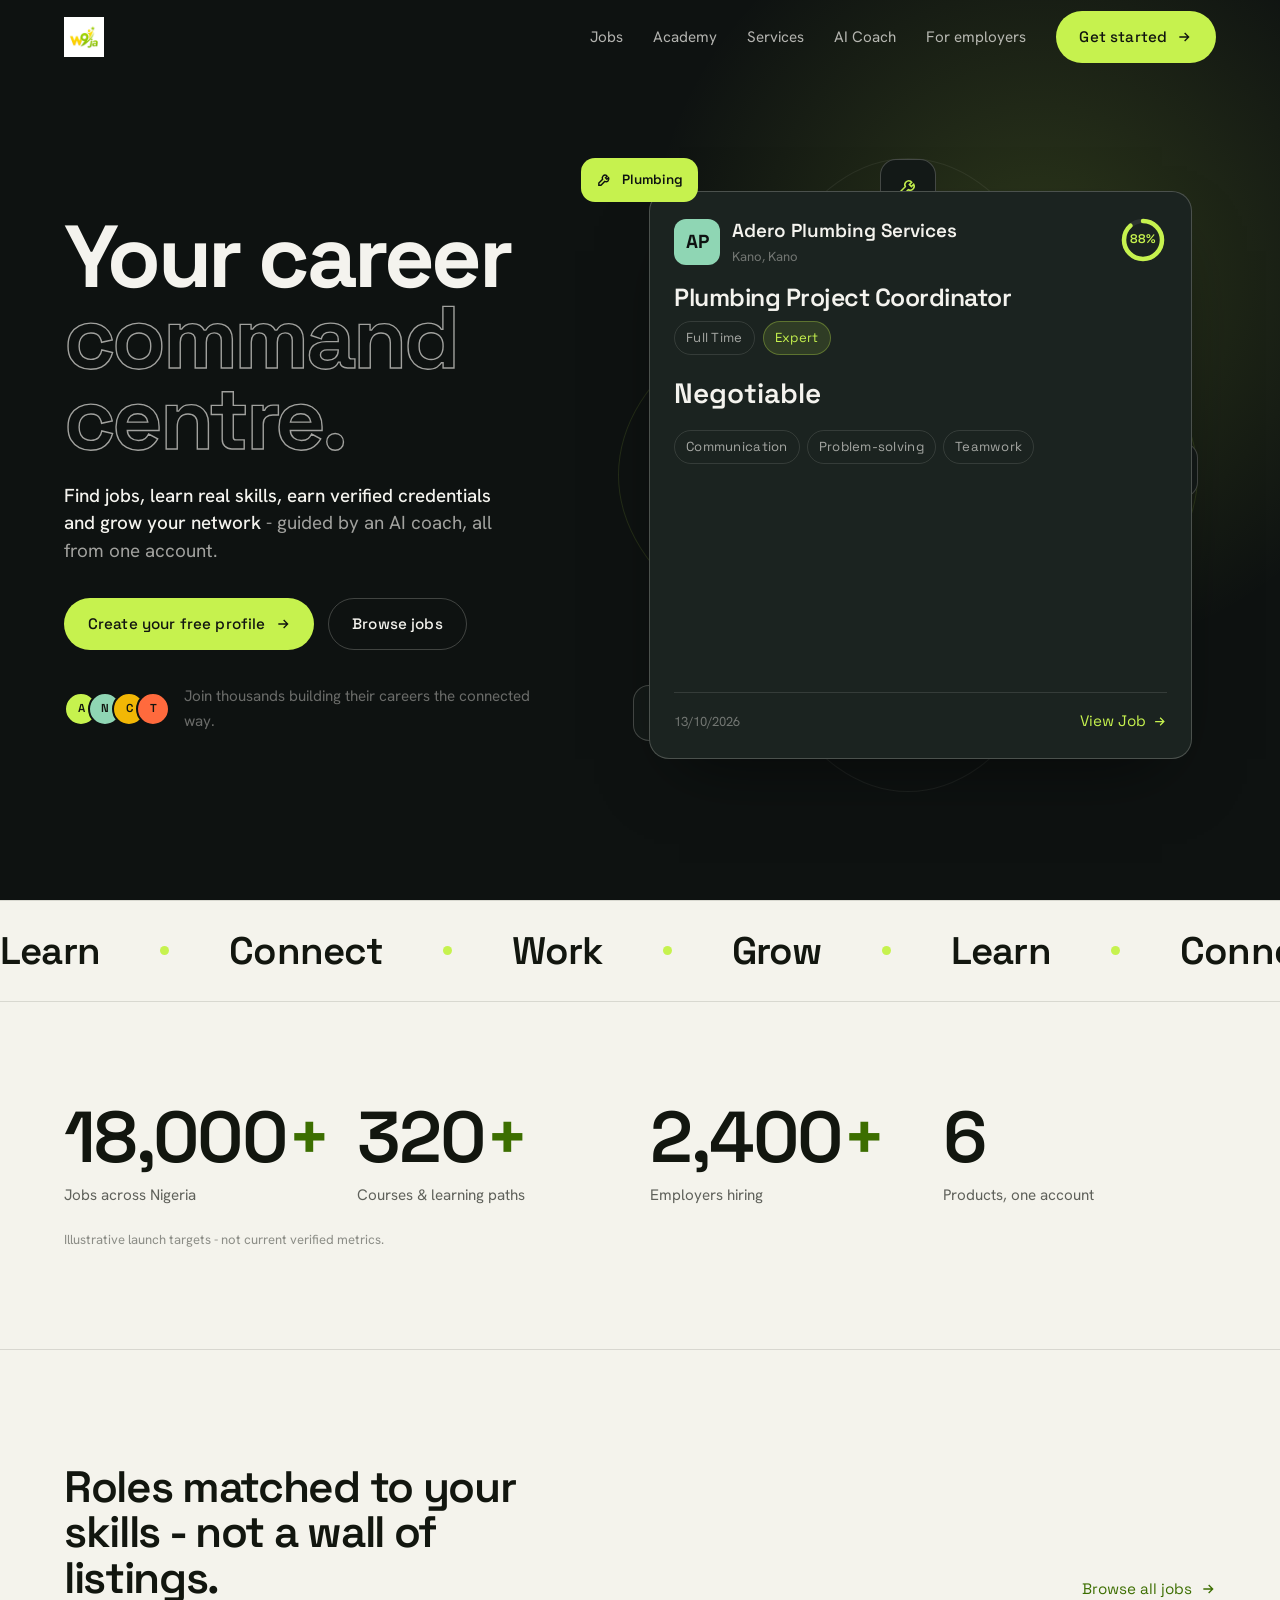
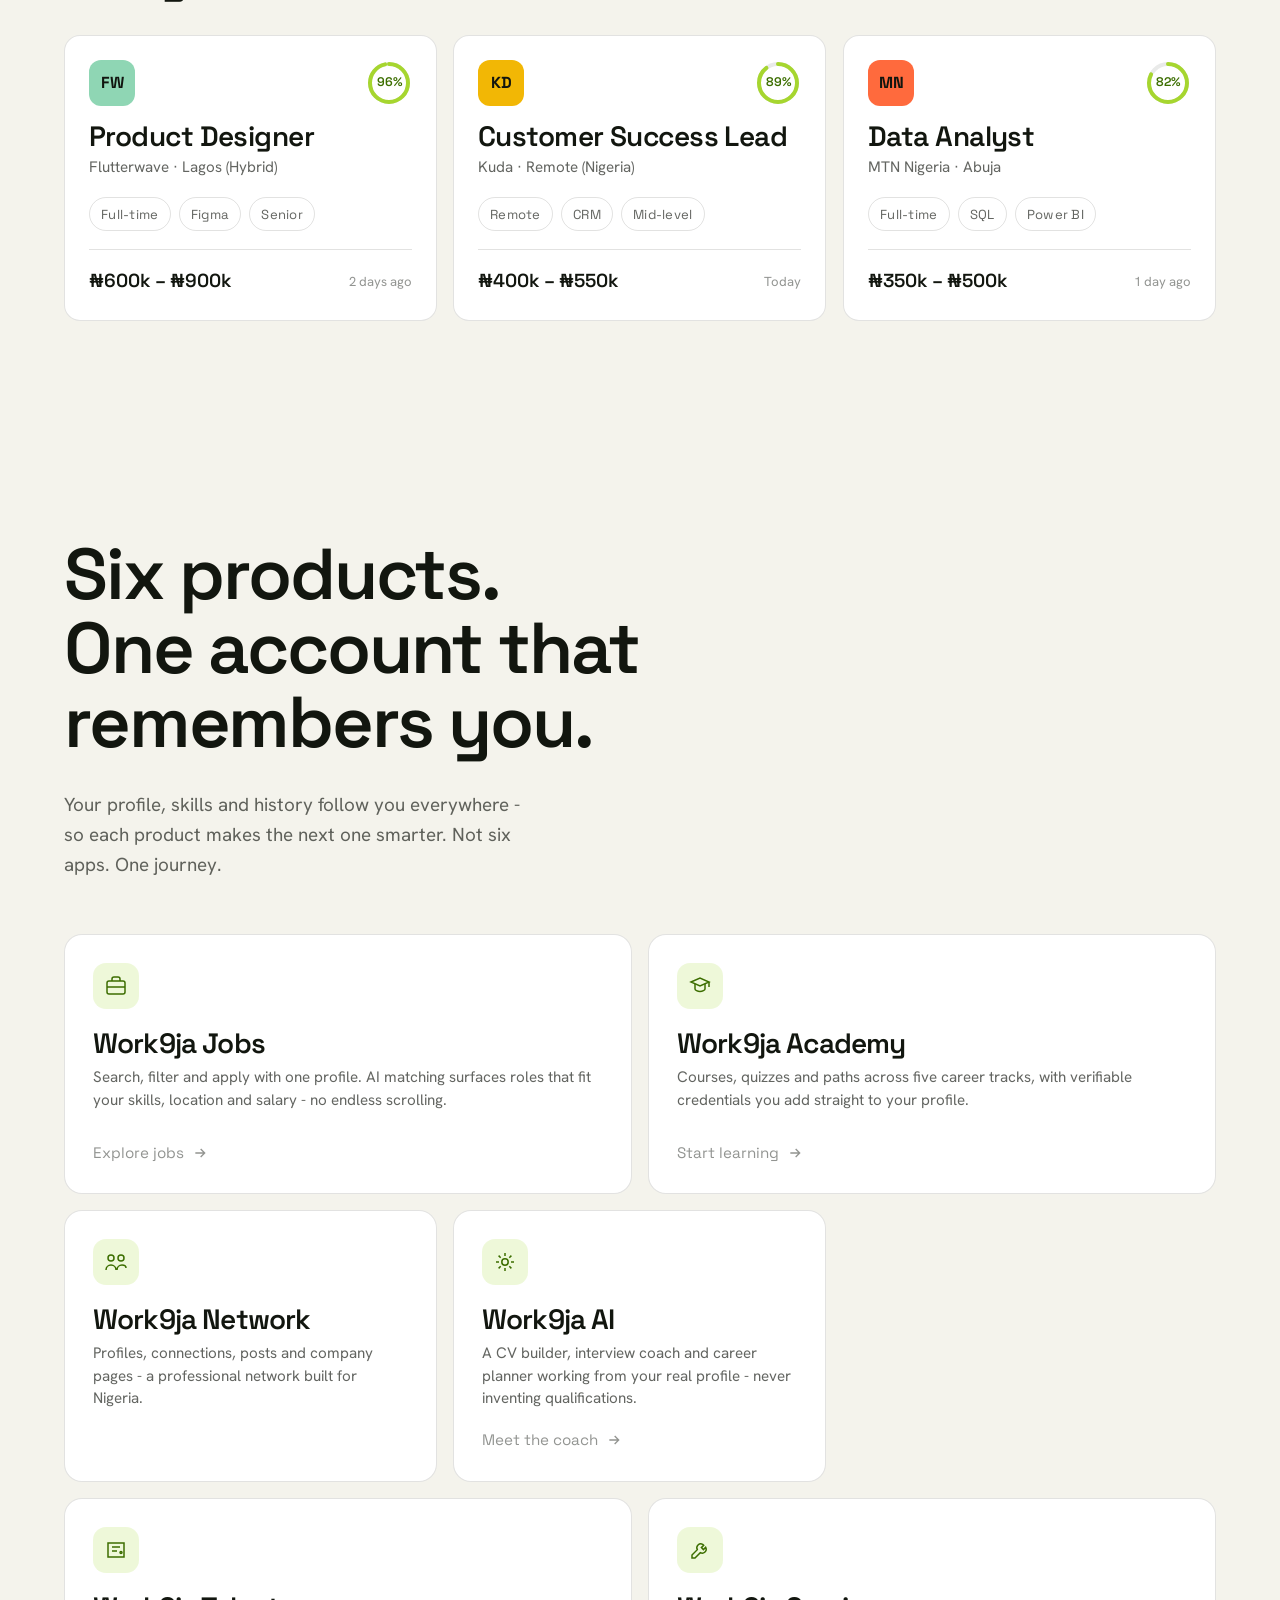
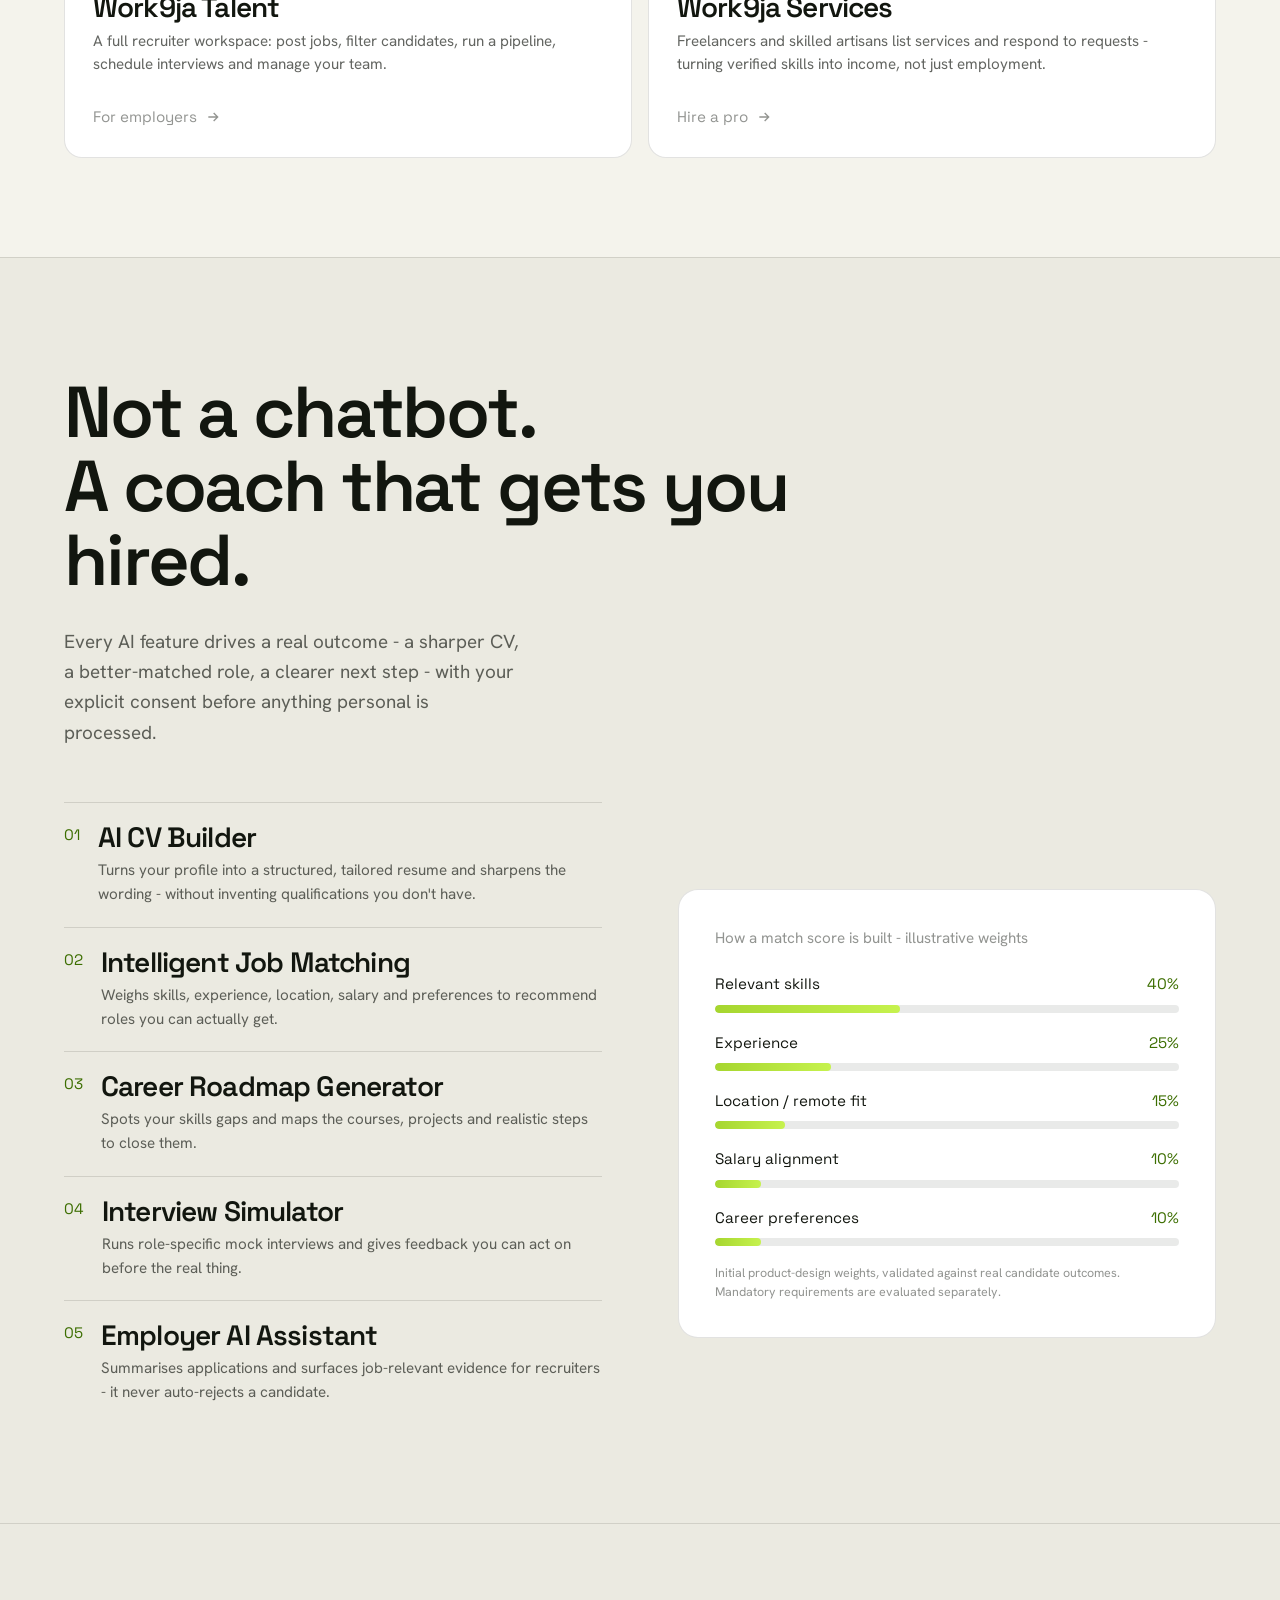
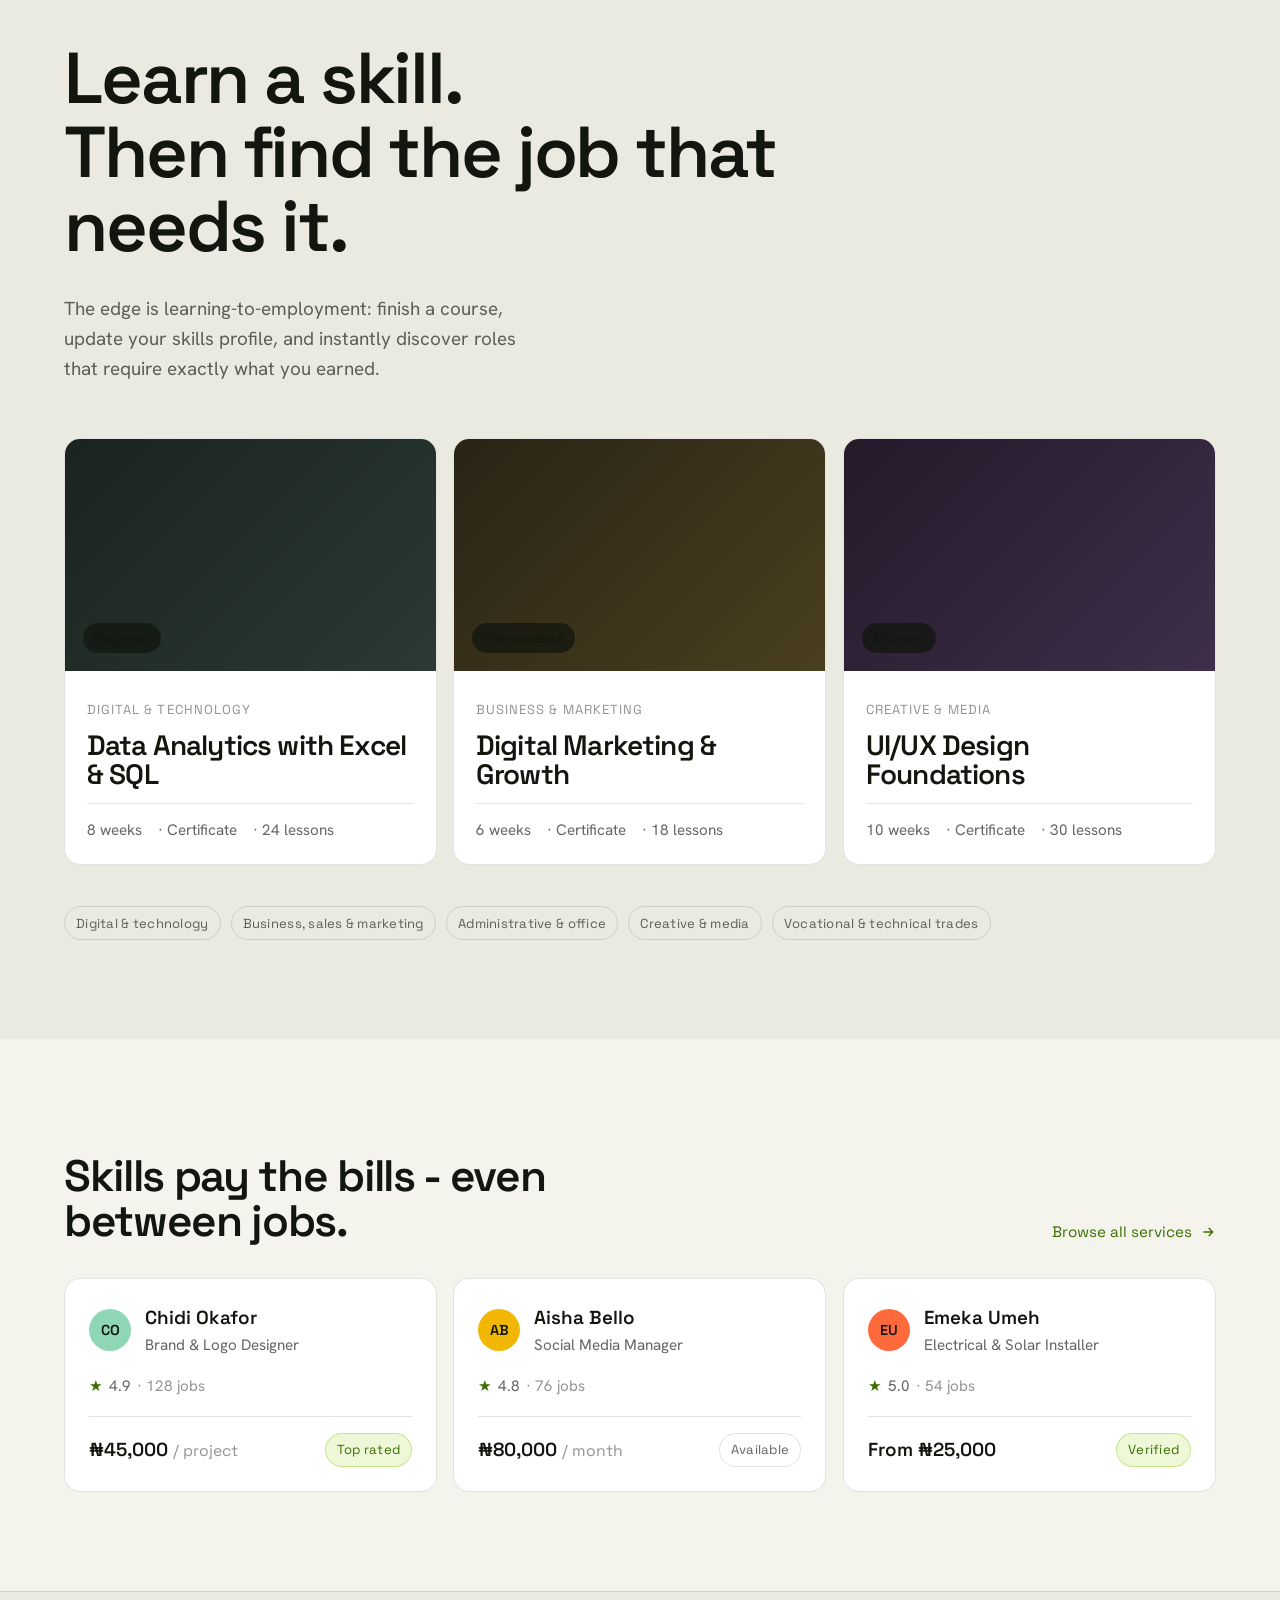
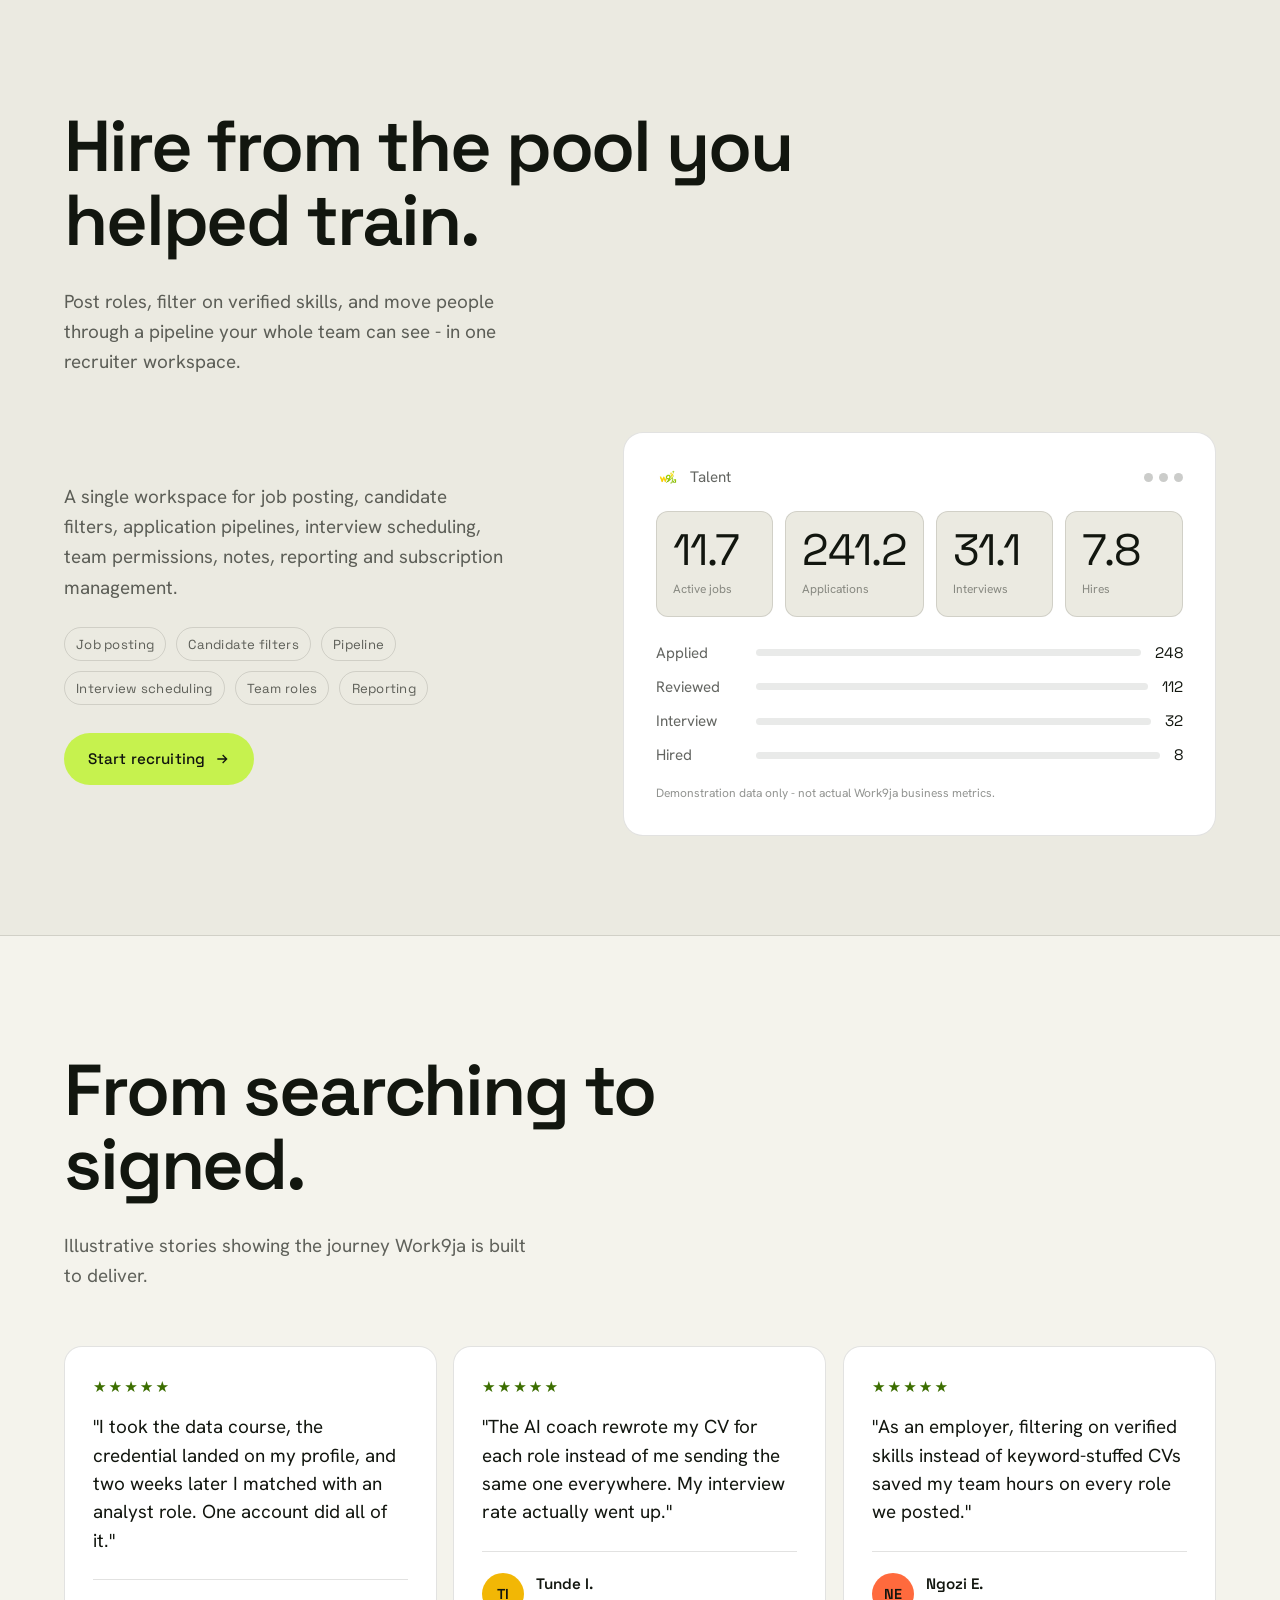
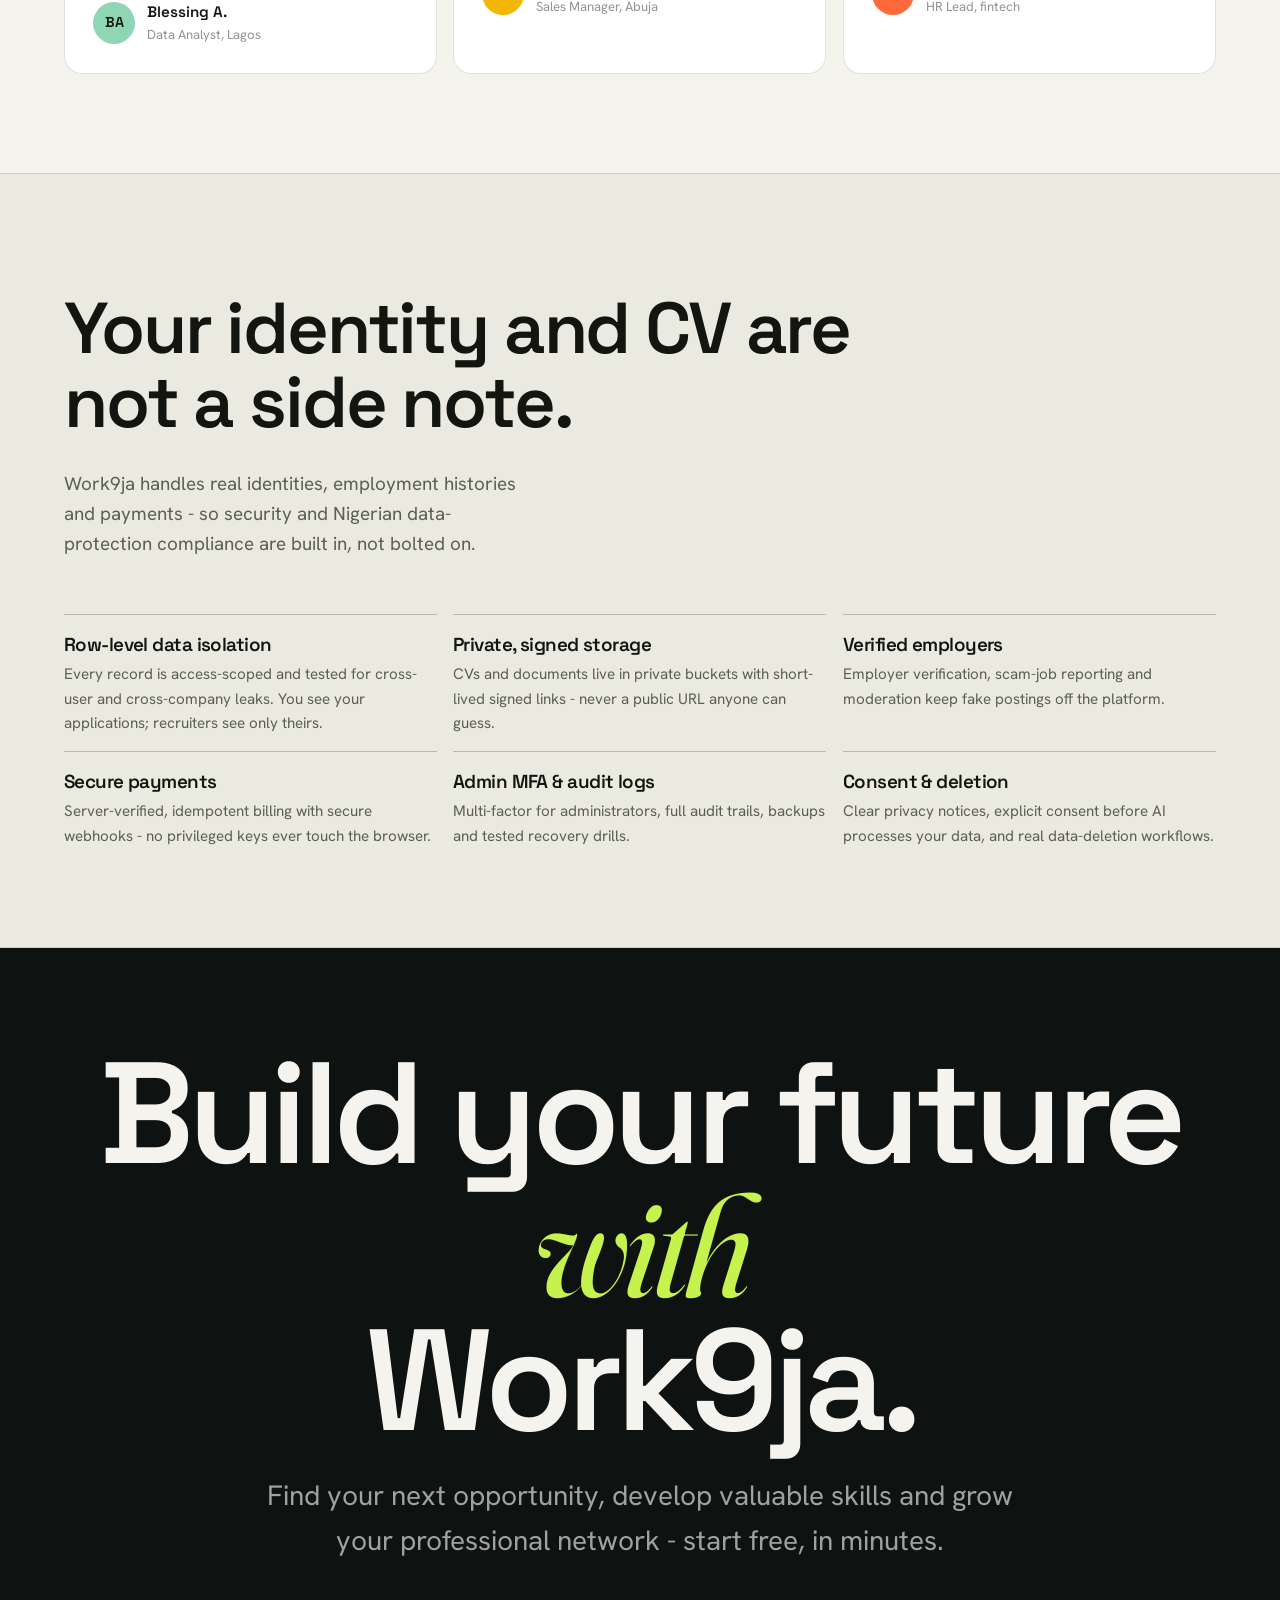
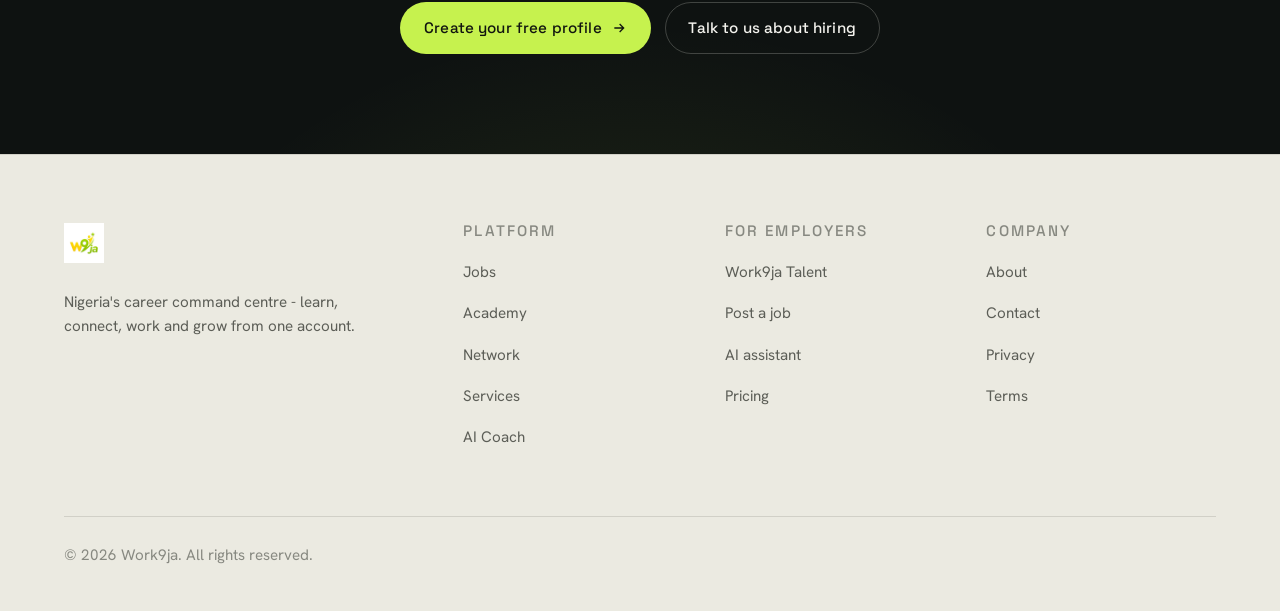
<file: index.html>
<!doctype html>
<html lang="en">
<head>
<meta charset="utf-8" />
<meta name="viewport" content="width=device-width, initial-scale=1" />

<title>Work9ja - Your career command centre | Jobs, Academy, AI &amp; recruitment in Nigeria</title>
<meta name="description" content="Work9ja is Nigeria's career command centre. Find jobs, learn in-demand skills, earn verified credentials, build your professional profile and get hired - with an AI career coach guiding every step. One account, six connected products." />
<meta name="keywords" content="jobs in Nigeria, Nigerian job board, online courses Nigeria, AI CV builder, career coach, recruitment software Nigeria, professional network, freelance services Nigeria" />
<meta name="robots" content="index, follow, max-image-preview:large" />
<link rel="canonical" href="https://work9ja.sprtn.net/" />
<meta name="theme-color" content="#0E1211" />

<meta property="og:type" content="website" />
<meta property="og:site_name" content="Work9ja" />
<meta property="og:title" content="Work9ja - Your career command centre" />
<meta property="og:description" content="Find jobs, learn skills, earn credentials, build your network and get hired. One account, six connected products, one AI coach - built for Nigeria." />
<meta property="og:url" content="https://work9ja.sprtn.net/" />
<meta property="og:image" content="https://work9ja.sprtn.net/og-image.jpg" />
<meta property="og:image:width" content="1200" />
<meta property="og:image:height" content="630" />
<meta property="og:image:alt" content="Work9ja - Learn. Connect. Work. Grow." />
<meta property="og:locale" content="en_NG" />
<meta name="twitter:card" content="summary_large_image" />
<meta name="twitter:title" content="Work9ja - Your career command centre" />
<meta name="twitter:description" content="Jobs, Academy, Network, AI coach, recruiter suite and services - one account, built for Nigeria." />
<meta name="twitter:image" content="https://work9ja.sprtn.net/og-image.jpg" />

<link rel="icon" href="/favicon.ico" sizes="any" />
<link rel="icon" href="/favicon.svg" type="image/svg+xml" />
<link rel="apple-touch-icon" href="/apple-icon.png" />
<link rel="manifest" href="/site.webmanifest" />

<script type="application/ld+json">
{
  "@context":"https://schema.org",
  "@graph":[
    {"@type":"Organization","@id":"https://work9ja.sprtn.net/#org","name":"Work9ja","url":"https://work9ja.sprtn.net/","logo":"https://work9ja.sprtn.net/og-image.jpg","description":"Nigeria's career command centre: jobs, learning, verified credentials, professional networking and AI-powered recruitment in one connected platform.","areaServed":"NG","sameAs":["https://www.work9ja.com/"]},
    {"@type":"WebSite","@id":"https://work9ja.sprtn.net/#website","url":"https://work9ja.sprtn.net/","name":"Work9ja","publisher":{"@id":"https://work9ja.sprtn.net/#org"},"inLanguage":"en-NG"},
    {"@type":"FAQPage","mainEntity":[
      {"@type":"Question","name":"What is Work9ja?","acceptedAnswer":{"@type":"Answer","text":"Work9ja is a unified career platform for Nigeria. One account lets you find jobs, learn in-demand skills, earn verified credentials, build a professional profile, connect with employers and get hired - guided by an AI career coach."}},
      {"@type":"Question","name":"Is Work9ja free to use?","acceptedAnswer":{"@type":"Answer","text":"Creating a profile, searching jobs and starting courses is free. Premium tools, AI credits and employer recruitment plans are available for people and companies who want more."}},
      {"@type":"Question","name":"Can employers recruit on Work9ja?","acceptedAnswer":{"@type":"Answer","text":"Yes. Work9ja Talent gives employers job posting, candidate filtering, an application pipeline, interview scheduling, team permissions and reporting in one recruiter workspace."}}
    ]}
  ]
}
</script>

<link rel="preconnect" href="https://fonts.googleapis.com" />
<link rel="preconnect" href="https://fonts.gstatic.com" crossorigin />
<link rel="stylesheet" href="https://fonts.googleapis.com/css2?family=Space+Grotesk:wght@400;500;600;700&family=Hanken+Grotesk:wght@400;500;600&family=Fraunces:ital,opsz,wght@1,9..144,400;1,9..144,500&display=swap" />
<link rel="stylesheet" href="/assets/app.css" />

<style>
/* ---------------- page-specific ---------------- */

/* HERO */
.hero{position:relative;min-height:100svh;display:flex;align-items:center;padding-top:110px;padding-bottom:60px;overflow:hidden}
.hero-glow{position:absolute;z-index:0;width:70vw;height:70vw;max-width:900px;max-height:900px;right:-16vw;top:-14vw;background:radial-gradient(circle,rgba(198,242,78,.17),transparent 62%);pointer-events:none}
.hero-grid{position:relative;z-index:2;display:grid;grid-template-columns:0.88fr 1.12fr;gap:clamp(28px,4vw,64px);align-items:center;width:100%}
@media(max-width:980px){.hero-grid{grid-template-columns:1fr;gap:40px}}
.hero h1{font-size:clamp(2.5rem,1.5rem + 5vw,5.6rem);font-weight:700;letter-spacing:-0.04em;line-height:.92}
.hero h1 .ln{display:block;overflow:hidden}
.hero h1 .ln>span{display:block;transform:translateY(103%);transition:transform 1.05s var(--expo-out)}
.loaded .hero h1 .ln>span{transform:translateY(0)}
.hero h1 .ln:nth-child(2)>span{transition-delay:.08s}
.hero h1 .outline{color:transparent;-webkit-text-stroke:1.4px var(--text-2)}
.hero-lede{max-width:40ch;color:var(--text-2);font-size:var(--step-0);line-height:1.45;margin-top:22px}
.hero-lede b{color:var(--text-1);font-weight:500}
.hero-cta{display:flex;gap:14px;flex-wrap:wrap;margin-top:34px;opacity:0;transform:translateY(16px);transition:opacity .8s var(--expo-out) .5s,transform .8s var(--expo-out) .5s}
.loaded .hero-cta{opacity:1;transform:none}
.hero-proof{display:flex;align-items:center;gap:14px;margin-top:34px;color:var(--text-3);font-size:var(--step--1)}
.hero-proof .faces{display:flex}
.hero-proof .faces .avatar{width:34px;height:34px;margin-left:-10px;border:2px solid var(--ink);font-size:.72rem}
.hero-proof .faces .avatar:first-child{margin-left:0}

/* ===== hero role rotator (orbit around invisible globe) ===== */
.orbit-stage{position:relative;height:clamp(440px,52vw,660px);perspective:1500px}
@media(max-width:980px){.orbit-stage{height:460px;max-width:480px;margin-inline:auto}}
@media(max-width:620px){
  .orbit-stage{height:400px;max-width:340px}
  .orbit{display:none}                      /* hide orbiting bubbles on phones (they overlapped the card) */
  .oring.r1{width:88%;height:88%}.oring.r2{width:100%;height:62%}.oring.r3{width:66%;height:100%}
  .globe{opacity:.7}
  .role-deck{inset:2% 1%}
  .role-card{padding:18px;border-radius:16px}
  .role-card h3{font-size:1.2rem;margin:12px 0 4px}
  .role-card .jc-logo{width:40px;height:40px}
  .role-card .sal{font-size:1.1rem;margin-top:12px}
  .role-card .skills{display:none}          /* trim height so content fits the card */
  .role-card .rc-foot{padding-top:12px}
  .role-badge{left:0;top:0;font-size:.76rem;padding:9px 12px}
  .role-card .pre,.role-card.pre{transform:translateX(50%) scale(.9)}
  .role-card.exit{transform:translateX(-50%) scale(.9)}
}

/* the invisible globe - concentric rotating rings */
.globe{position:absolute;inset:0;display:grid;place-items:center;pointer-events:none;z-index:0}
.oring{position:absolute;border:1px solid var(--border);border-radius:50%;opacity:.55}
.oring.r1{width:78%;height:78%;animation:gspin 30s linear infinite}
.oring.r2{width:94%;height:58%;border-color:rgba(198,242,78,.22);animation:gspin 22s linear infinite reverse}
.oring.r3{width:60%;height:96%;animation:gspin 38s linear infinite}
.gdot{position:absolute;width:7px;height:7px;border-radius:50%;background:var(--lime);box-shadow:0 0 18px 2px rgba(198,242,78,.6)}
@keyframes gspin{to{transform:rotate(360deg)}}

/* orbiting icon bubbles */
.orbit{position:absolute;inset:8%;animation:oorbit 24s linear infinite;z-index:1}
.obub{position:absolute;width:clamp(44px,6vw,56px);height:clamp(44px,6vw,56px);border-radius:16px;background:var(--ink-2);border:1px solid var(--border-strong);box-shadow:var(--shadow);display:grid;place-items:center}
.obub:nth-child(1){top:-7%;left:50%;margin-left:-28px}
.obub:nth-child(2){bottom:2%;left:-3%}
.obub:nth-child(3){top:44%;right:-6%}
.obub-ic{display:grid;place-items:center;color:var(--lime);animation:oorbit 24s linear infinite reverse;transition:transform .5s var(--expo-out),opacity .4s}
.obub-ic svg{width:24px;height:24px;stroke:var(--lime);stroke-width:1.6;fill:none}
.obub-ic.swap{transform:scale(.3) rotate(-40deg);opacity:0}
@keyframes oorbit{to{transform:rotate(360deg)}}

/* the role card deck */
.role-deck{position:absolute;inset:7% 4% 7% 8%;z-index:3}
.role-card{position:absolute;inset:0;background:var(--ink-3);border:1px solid var(--border-strong);border-radius:20px;box-shadow:var(--shadow);padding:24px;display:flex;flex-direction:column;backface-visibility:hidden;
  transform-origin:center center;transition:transform .85s var(--expo-out),opacity .6s var(--quart-out);will-change:transform,opacity}
.role-card.pre{transform:rotateY(52deg) translateX(58%) scale(.86);opacity:0}
.role-card.exit{transform:rotateY(-52deg) translateX(-58%) scale(.86);opacity:0}
.role-card .rc-top{display:flex;justify-content:space-between;align-items:flex-start;gap:14px}
.role-card .co{display:flex;gap:12px;align-items:center;min-width:0}
.role-card .jc-logo{width:46px;height:46px;border-radius:12px;display:grid;place-items:center;font-family:"Space Grotesk",sans-serif;font-weight:700;color:var(--ink);flex:none}
.role-card .cn{font-family:"Space Grotesk",sans-serif;font-weight:600;white-space:nowrap;overflow:hidden;text-overflow:ellipsis}
.role-card .loc{color:var(--text-3);font-size:var(--step--2)}
.role-card h3{font-size:clamp(1.15rem,1rem + .8vw,1.55rem);margin:18px 0 6px;letter-spacing:-0.02em}
.role-card .metarow{display:flex;gap:8px;flex-wrap:wrap;margin-top:4px}
.role-card .lvl{text-transform:capitalize}
.role-card .sal{font-family:"Space Grotesk",sans-serif;font-weight:600;color:var(--bone);margin-top:16px;font-size:var(--step-1)}
.role-card .skills{display:flex;gap:7px;flex-wrap:wrap;margin-top:14px}
.role-card .rc-foot{margin-top:auto;padding-top:16px;border-top:1px solid var(--border);display:flex;justify-content:space-between;align-items:center}
.role-card .rc-foot .view{font-family:"Space Grotesk",sans-serif;font-size:var(--step--1);color:var(--lime);display:inline-flex;gap:6px;align-items:center}
.role-card .rc-foot .date{color:var(--text-3);font-size:var(--step--2)}

/* category badge (top-left, swaps) */
.role-badge{position:absolute;left:-3%;top:2%;z-index:5;background:var(--lime);color:var(--ink);padding:11px 15px;border-radius:14px;font-family:"Space Grotesk",sans-serif;font-weight:600;font-size:.84rem;display:flex;gap:9px;align-items:center;box-shadow:var(--shadow);transition:transform .5s var(--expo-out),opacity .4s}
.role-badge svg{width:17px;height:17px;stroke:currentColor;stroke-width:2;fill:none}
.role-badge.swap{transform:translateY(-10px) scale(.8);opacity:0}

@media(prefers-reduced-motion:reduce){
  .oring,.orbit,.obub-ic{animation:none!important}
  .role-card{transition:opacity .3s}
  .role-card.pre,.role-card.exit{transform:none;opacity:0}
}

/* verb marquee */
.marquee{border-top:1px solid var(--border);border-bottom:1px solid var(--border);overflow:hidden}
.marquee-track{display:flex;width:max-content;animation:scroll-x 45s linear infinite;will-change:transform}
.mq-set{display:flex;flex:none}
.mq-set span{font-family:"Space Grotesk",sans-serif;font-weight:600;font-size:clamp(1.4rem,4vw,2.4rem);letter-spacing:-0.02em;padding:.5em 0;display:inline-flex;align-items:center;white-space:nowrap}
.mq-set span::after{content:"";width:9px;height:9px;border-radius:50%;background:var(--lime);margin:0 clamp(26px,5vw,60px)}
@keyframes scroll-x{to{transform:translateX(-50%)}}
@media(prefers-reduced-motion:reduce){.marquee-track{animation:none}}

/* STATS band */
.stats{border-bottom:1px solid var(--border)}
.stats-grid{display:grid;grid-template-columns:repeat(4,1fr);gap:20px}
@media(max-width:760px){.stats-grid{grid-template-columns:repeat(2,1fr)}}
.stat .v{font-family:"Space Grotesk",sans-serif;font-weight:600;font-size:var(--step-3);letter-spacing:-0.03em;line-height:1}
.stat .v .plus{color:var(--accent-ink)}
.stat .k{color:var(--text-2);margin-top:10px;font-size:var(--step--1)}

/* ECOSYSTEM products */
.prod-grid{display:grid;grid-template-columns:repeat(6,1fr);gap:16px}
.card{background:var(--ink-3);border:1px solid var(--border);border-radius:18px;padding:28px;display:flex;flex-direction:column;min-height:260px;position:relative;overflow:hidden;transition:border-color .5s var(--quart-out),transform .6s var(--expo-out)}
.card::before{content:"";position:absolute;inset:0;background:radial-gradient(400px circle at var(--mx,50%) var(--my,0%),rgba(198,242,78,.10),transparent 60%);opacity:0;transition:opacity .5s}
.card:hover{border-color:var(--border-strong);transform:translateY(-4px)}
.card:hover::before{opacity:1}
.card .ico{width:46px;height:46px;border-radius:13px;background:rgba(160,214,47,.18);display:grid;place-items:center;color:var(--accent-ink)}
.card .ico svg{width:24px;height:24px;stroke:var(--accent-ink);stroke-width:1.5;fill:none}
.card h3{font-size:var(--step-1);margin:20px 0 8px}
.card p{color:var(--text-2);font-size:var(--step--1);line-height:1.5}
.card .go{margin-top:auto;padding-top:18px;color:var(--text-3);font-family:"Space Grotesk",sans-serif;font-size:var(--step--1);display:flex;align-items:center;gap:8px;transition:color .4s}
.card:hover .go{color:var(--accent-ink)}
.card .go svg{width:16px;height:16px;stroke:currentColor;stroke-width:2;fill:none;transition:transform .5s var(--expo-out)}
.card:hover .go svg{transform:translateX(4px)}
.card.lg{grid-column:span 3}.card.md{grid-column:span 3}.card.sm{grid-column:span 2}
@media(max-width:1000px){.prod-grid{grid-template-columns:repeat(2,1fr)}.card.lg,.card.md,.card.sm{grid-column:span 1}}
@media(max-width:560px){.prod-grid{grid-template-columns:1fr}}

/* generic preview grid */
.preview-head{display:flex;justify-content:space-between;align-items:flex-end;gap:24px;margin-bottom:34px;flex-wrap:wrap}
.cols-3{display:grid;grid-template-columns:repeat(3,1fr);gap:16px}
@media(max-width:860px){.cols-3{grid-template-columns:1fr}}
.seeall{font-family:"Space Grotesk",sans-serif;font-size:var(--step--1);display:inline-flex;gap:8px;align-items:center;color:var(--accent-ink)}
.seeall svg{width:16px;height:16px;stroke:currentColor;stroke-width:2;fill:none;transition:transform .5s var(--expo-out)}
.seeall:hover svg{transform:translateX(4px)}

/* AI engine */
.ai-split{display:grid;grid-template-columns:1fr 1fr;gap:clamp(36px,6vw,80px);align-items:center}
@media(max-width:900px){.ai-split{grid-template-columns:1fr}}
.ai-item{border-top:1px solid var(--border);padding:20px 0;display:grid;grid-template-columns:auto 1fr;gap:18px;align-items:start}
.ai-item .n{font-family:"Space Grotesk",sans-serif;color:var(--accent-ink);font-size:var(--step--1)}
.ai-item h3{font-size:var(--step-1)}
.ai-item p{color:var(--text-2);font-size:var(--step--1);margin-top:6px}
.weights{background:var(--ink-3);border:1px solid var(--border);border-radius:20px;padding:clamp(24px,3vw,36px)}
.weights .cap{font-size:var(--step--1);color:var(--text-3);margin-bottom:22px}
.wrow{margin-bottom:18px}
.wrow .lab{display:flex;justify-content:space-between;font-family:"Space Grotesk",sans-serif;font-size:var(--step--1);margin-bottom:8px}
.wrow .lab .pct{color:var(--accent-ink)}
.wtrack{height:8px;border-radius:100px;background:var(--track);overflow:hidden}
.wfill{height:100%;width:0;border-radius:100px;background:linear-gradient(90deg,var(--lime-deep),var(--lime));transition:width 1.3s var(--expo-out)}
.weights.in .wfill{width:var(--w)}
.weights .foot{color:var(--text-3);font-size:.78rem;margin-top:18px;line-height:1.5}

/* ACADEMY (light section) */
.course{background:#fff;border:1px solid var(--border);border-radius:var(--r-md);overflow:hidden;transition:transform .55s var(--expo-out),box-shadow .5s}
.course:hover{transform:translateY(-5px);box-shadow:0 30px 60px -34px rgba(0,0,0,.35)}
.course .thumb{aspect-ratio:16/10;display:flex;align-items:flex-end;padding:18px;position:relative}
.course .thumb .lvl{font-family:"Space Grotesk",sans-serif;font-size:var(--step--2);background:rgba(17,21,15,.72);color:var(--bone);padding:.35em .8em;border-radius:100px}
.course .body{padding:22px}
.course .body .trk{font-family:"Space Grotesk",sans-serif;font-size:var(--step--2);letter-spacing:.08em;text-transform:uppercase;color:var(--text-3)}
.course h3{font-size:var(--step-1);margin:8px 0 10px;color:var(--text-1)}
.course .meta{display:flex;gap:16px;color:var(--text-2);font-size:var(--step--1);margin-top:14px;padding-top:14px;border-top:1px solid var(--border)}
.tracks{display:flex;flex-wrap:wrap;gap:10px;margin-top:40px}
.tracks .pill{border-color:var(--border);color:var(--text-2)}

/* EMPLOYERS dashboard */
.ai-bg{background:var(--ink-2);border-top:1px solid var(--border);border-bottom:1px solid var(--border)}
.emp-split{display:grid;grid-template-columns:.9fr 1.1fr;gap:clamp(36px,6vw,74px);align-items:center}
@media(max-width:920px){.emp-split{grid-template-columns:1fr}}
.dash{background:var(--ink-3);border:1px solid var(--border);border-radius:20px;padding:clamp(22px,3vw,32px)}
.dash-top{display:flex;justify-content:space-between;align-items:center;margin-bottom:22px}
.dash-top .dot{display:flex;gap:6px}
.dash-top .dot i{width:9px;height:9px;border-radius:50%;background:var(--border-strong)}
.kpis{display:grid;grid-template-columns:repeat(4,1fr);gap:12px;margin-bottom:24px}
.kpi{background:var(--ink-2);border:1px solid var(--border);border-radius:12px;padding:16px}
.kpi .v{font-family:"Space Grotesk",sans-serif;font-size:var(--step-2);line-height:1;letter-spacing:-0.02em}
.kpi .k{color:var(--text-3);font-size:.75rem;margin-top:8px}
.pipe{display:flex;flex-direction:column;gap:10px}
.pipe .stage{display:grid;grid-template-columns:86px 1fr auto;gap:14px;align-items:center;font-size:var(--step--1)}
.pipe .nm{color:var(--text-2)}
.pipe .ptrack{height:7px;background:var(--track);border-radius:100px;overflow:hidden}
.pipe .pfill{height:100%;width:0;background:var(--lime);border-radius:100px;transition:width 1.2s var(--expo-out)}
.dash.in .pfill{width:var(--pw)}
.pipe .ct{font-family:"Space Grotesk",sans-serif;color:var(--text-1)}
.illus{color:var(--text-3);font-size:.75rem;margin-top:16px}
.emp-feats{display:flex;flex-wrap:wrap;gap:10px;margin-top:24px}

/* TESTIMONIALS */
.quotes{display:grid;grid-template-columns:repeat(3,1fr);gap:16px}
@media(max-width:860px){.quotes{grid-template-columns:1fr}}
.quote{background:var(--ink-3);border:1px solid var(--border);border-radius:18px;padding:28px;display:flex;flex-direction:column}
.quote p{font-size:var(--step-0);line-height:1.5}
.quote .who{display:flex;gap:12px;align-items:center;margin-top:24px;padding-top:20px;border-top:1px solid var(--border)}
.quote .who .nm{font-family:"Space Grotesk",sans-serif;font-weight:600;font-size:var(--step--1)}
.quote .who .rl{color:var(--text-3);font-size:var(--step--2)}
.quote .stars{color:var(--accent-ink);font-size:var(--step--1);letter-spacing:2px}

/* TRUST */
.trust-grid{display:grid;grid-template-columns:repeat(3,1fr);gap:16px}
@media(max-width:820px){.trust-grid{grid-template-columns:1fr}}
.trust{border-top:1px solid var(--border-strong);padding-top:20px}
.trust h3{font-size:var(--step-0);margin-bottom:8px}
.trust p{color:var(--text-2);font-size:var(--step--1)}

/* CTA */
.cta{text-align:center;position:relative;overflow:hidden}
.cta .cta-glow{position:absolute;inset:auto 0 -40% 0;height:80%;background:radial-gradient(60% 100% at 50% 100%,rgba(198,242,78,.14),transparent 70%);pointer-events:none}
.cta h2{font-size:var(--display);line-height:.92;letter-spacing:-0.045em;position:relative}
.cta h2 em{font-family:"Fraunces",serif;font-style:italic;font-weight:400;color:var(--lime)}
.cta p{color:var(--text-2);max-width:48ch;margin:26px auto 0;font-size:var(--step-1);position:relative}
.cta .row{display:flex;gap:14px;justify-content:center;flex-wrap:wrap;margin-top:40px;position:relative}
</style>
</head>

<body class="grain">

<header class="nav nav-invert" id="nav">
  <div class="wrap nav-row">
    <a href="/" class="brand" aria-label="Work9ja home"><img src="/apple-icon.png" alt="Work9ja" class="brand-img" /></a>
    <button class="nav-toggle" aria-label="Menu" aria-expanded="false" aria-controls="navlinks">
      <svg viewBox="0 0 24 24"><path d="M3 6h18M3 12h18M3 18h18"/></svg>
    </button>
    <nav class="nav-links" id="navlinks" aria-label="Primary">
      <a href="/jobs.html">Jobs</a>
      <a href="#academy">Academy</a>
      <a href="/services.html">Services</a>
      <a href="#engine">AI Coach</a>
      <a href="#employers">For employers</a>
      <a href="/login.html" class="btn btn-primary" data-magnetic>Get started
        <svg class="arrow" viewBox="0 0 24 24"><path d="M5 12h14M13 6l6 6-6 6"/></svg>
      </a>
    </nav>
  </div>
</header>

<main>

<!-- ===== HERO ===== -->
<section class="hero dark" aria-label="Introduction">
  <div class="hero-glow" aria-hidden="true"></div>
  <div class="wrap hero-grid">
    <div class="hero-copy">
      <h1>
        <span class="ln"><span>Your career</span></span>
        <span class="ln"><span class="outline">command centre.</span></span>
      </h1>
      <p class="hero-lede"><b>Find jobs, learn real skills, earn verified credentials and grow your network</b> - guided by an AI coach, all from one account.</p>
      <div class="hero-cta">
        <a href="/login.html" class="btn btn-primary" data-magnetic>Create your free profile
          <svg class="arrow" viewBox="0 0 24 24"><path d="M5 12h14M13 6l6 6-6 6"/></svg>
        </a>
        <a href="/jobs.html" class="btn btn-ghost" data-magnetic>Browse jobs</a>
      </div>
      <div class="hero-proof">
        <span class="faces" aria-hidden="true">
          <span class="avatar" style="background:#C6F24E">A</span>
          <span class="avatar" style="background:#8FD6B4">N</span>
          <span class="avatar" style="background:#F2B705">C</span>
          <span class="avatar" style="background:#FF6A3D">T</span>
        </span>
        <span>Join thousands building their careers the connected way.</span>
      </div>
    </div>

    <!-- role rotator orbiting an invisible globe -->
    <div class="orbit-stage" id="orbitStage" aria-hidden="true">
      <div class="globe">
        <span class="oring r1"></span><span class="oring r2"></span><span class="oring r3"></span>
        <span class="gdot"></span>
      </div>
      <div class="orbit" id="orbit">
        <span class="obub"><span class="obub-ic"></span></span>
        <span class="obub"><span class="obub-ic"></span></span>
        <span class="obub"><span class="obub-ic"></span></span>
      </div>
      <div class="role-deck" id="roleDeck"></div>
      <div class="role-badge" id="roleBadge"></div>
    </div>
    <p class="sr-live" aria-live="polite" id="roleLive" style="position:absolute;width:1px;height:1px;overflow:hidden;clip:rect(0 0 0 0)"></p>
  </div>
</section>

<div class="marquee" aria-hidden="true">
  <div class="marquee-track">
    <div class="mq-set">
      <span>Learn</span><span>Connect</span><span>Work</span><span>Grow</span>
      <span>Learn</span><span>Connect</span><span>Work</span><span>Grow</span>
      <span>Learn</span><span>Connect</span><span>Work</span><span>Grow</span>
    </div>
    <div class="mq-set">
      <span>Learn</span><span>Connect</span><span>Work</span><span>Grow</span>
      <span>Learn</span><span>Connect</span><span>Work</span><span>Grow</span>
      <span>Learn</span><span>Connect</span><span>Work</span><span>Grow</span>
    </div>
  </div>
</div>

<!-- ===== STATS ===== -->
<section class="stats" aria-label="Platform at a glance">
  <div class="wrap stats-grid">
    <div class="stat reveal"><div class="v mono-num"><span data-count="18000" data-suffix="">0</span><span class="plus">+</span></div><div class="k">Jobs across Nigeria</div></div>
    <div class="stat reveal" data-d="1"><div class="v mono-num"><span data-count="320" data-suffix="">0</span><span class="plus">+</span></div><div class="k">Courses &amp; learning paths</div></div>
    <div class="stat reveal" data-d="2"><div class="v mono-num"><span data-count="2400" data-suffix="">0</span><span class="plus">+</span></div><div class="k">Employers hiring</div></div>
    <div class="stat reveal" data-d="3"><div class="v mono-num"><span data-count="6" data-suffix="">0</span></div><div class="k">Products, one account</div></div>
  </div>
  <div class="wrap" style="margin-top:22px"><p style="color:var(--text-3);font-size:var(--step--2)">Illustrative launch targets - not current verified metrics.</p></div>
</section>

<!-- ===== FEATURED JOBS ===== -->
<section aria-label="Featured jobs">
  <div class="wrap">
    <div class="preview-head">
      <div>
<h2 style="font-size:var(--step-2);max-width:18ch;margin-top:16px">Roles matched to your skills - not a wall of listings.</h2>
      </div>
      <a href="/jobs.html" class="seeall">Browse all jobs <svg viewBox="0 0 24 24"><path d="M5 12h14M13 6l6 6-6 6"/></svg></a>
    </div>
    <div class="cols-3">
      <a href="/jobs.html" class="jobcard reveal">
        <div class="jc-top">
          <span class="jc-logo" style="background:#8FD6B4">FW</span>
          <span class="ring" data-bars style="--p:96;--size:46px"><svg width="46" height="46" viewBox="0 0 46 46"><circle class="track" cx="23" cy="23" r="19" fill="none" stroke-width="4"/><circle class="bar" cx="23" cy="23" r="19" fill="none" stroke-width="4" style="--c:119.4"/></svg><span class="val">96%</span></span>
        </div>
        <h3>Product Designer</h3>
        <div class="co">Flutterwave · Lagos (Hybrid)</div>
        <div class="meta"><span class="pill">Full-time</span><span class="pill">Figma</span><span class="pill">Senior</span></div>
        <div class="sal"><span class="amt">₦600k – ₦900k</span><span class="time">2 days ago</span></div>
      </a>
      <a href="/jobs.html" class="jobcard reveal" data-d="1">
        <div class="jc-top">
          <span class="jc-logo" style="background:#F2B705">KD</span>
          <span class="ring" data-bars style="--p:89;--size:46px"><svg width="46" height="46" viewBox="0 0 46 46"><circle class="track" cx="23" cy="23" r="19" fill="none" stroke-width="4"/><circle class="bar" cx="23" cy="23" r="19" fill="none" stroke-width="4" style="--c:119.4"/></svg><span class="val">89%</span></span>
        </div>
        <h3>Customer Success Lead</h3>
        <div class="co">Kuda · Remote (Nigeria)</div>
        <div class="meta"><span class="pill">Remote</span><span class="pill">CRM</span><span class="pill">Mid-level</span></div>
        <div class="sal"><span class="amt">₦400k – ₦550k</span><span class="time">Today</span></div>
      </a>
      <a href="/jobs.html" class="jobcard reveal" data-d="2">
        <div class="jc-top">
          <span class="jc-logo" style="background:#FF6A3D">MN</span>
          <span class="ring" data-bars style="--p:82;--size:46px"><svg width="46" height="46" viewBox="0 0 46 46"><circle class="track" cx="23" cy="23" r="19" fill="none" stroke-width="4"/><circle class="bar" cx="23" cy="23" r="19" fill="none" stroke-width="4" style="--c:119.4"/></svg><span class="val">82%</span></span>
        </div>
        <h3>Data Analyst</h3>
        <div class="co">MTN Nigeria · Abuja</div>
        <div class="meta"><span class="pill">Full-time</span><span class="pill">SQL</span><span class="pill">Power BI</span></div>
        <div class="sal"><span class="amt">₦350k – ₦500k</span><span class="time">1 day ago</span></div>
      </a>
    </div>
  </div>
</section>

<!-- ===== ECOSYSTEM ===== -->
<section id="ecosystem" aria-label="The ecosystem">
  <div class="wrap">
    <div class="sec-head">
      <div>
<h2 class="reveal" data-d="1" style="margin-top:18px">Six products.<br>One account that remembers you.</h2>
      </div>
      <p class="sub reveal" data-d="2">Your profile, skills and history follow you everywhere - so each product makes the next one smarter. Not six apps. One journey.</p>
    </div>
    <div class="prod-grid">
      <a href="/jobs.html" class="card lg reveal" data-spotlight>
        <span class="ico"><svg viewBox="0 0 24 24"><rect x="3" y="7" width="18" height="13" rx="2"/><path d="M8 7V5a2 2 0 0 1 2-2h4a2 2 0 0 1 2 2v2M3 13h18"/></svg></span>
        <h3>Work9ja Jobs</h3>
        <p>Search, filter and apply with one profile. AI matching surfaces roles that fit your skills, location and salary - no endless scrolling.</p>
        <span class="go">Explore jobs <svg viewBox="0 0 24 24"><path d="M5 12h14M13 6l6 6-6 6"/></svg></span>
      </a>
      <a href="#academy" class="card md reveal" data-d="1" data-spotlight>
        <span class="ico"><svg viewBox="0 0 24 24"><path d="M3 8l9-4 9 4-9 4-9-4z"/><path d="M7 10v5c0 1.2 2.5 2.5 5 2.5s5-1.3 5-2.5v-5M21 8v5"/></svg></span>
        <h3>Work9ja Academy</h3>
        <p>Courses, quizzes and paths across five career tracks, with verifiable credentials you add straight to your profile.</p>
        <span class="go">Start learning <svg viewBox="0 0 24 24"><path d="M5 12h14M13 6l6 6-6 6"/></svg></span>
      </a>
      <div class="card sm reveal" data-spotlight>
        <span class="ico"><svg viewBox="0 0 24 24"><circle cx="7" cy="8" r="3"/><circle cx="17" cy="8" r="3"/><path d="M2 20c0-2.8 2.2-5 5-5s5 2.2 5 5M13 20c0-2.8 2.2-5 5-5s4 1.2 4 3"/></svg></span>
        <h3>Work9ja Network</h3>
        <p>Profiles, connections, posts and company pages - a professional network built for Nigeria.</p>
      </div>
      <a href="#engine" class="card sm reveal" data-d="1" data-spotlight>
        <span class="ico"><svg viewBox="0 0 24 24"><path d="M12 3v3M12 18v3M3 12h3M18 12h3M5.6 5.6l2.1 2.1M16.3 16.3l2.1 2.1M18.4 5.6l-2.1 2.1M7.7 16.3l-2.1 2.1"/><circle cx="12" cy="12" r="3.2"/></svg></span>
        <h3>Work9ja AI</h3>
        <p>A CV builder, interview coach and career planner working from your real profile - never inventing qualifications.</p>
        <span class="go">Meet the coach <svg viewBox="0 0 24 24"><path d="M5 12h14M13 6l6 6-6 6"/></svg></span>
      </a>
      <a href="#employers" class="card md reveal" data-d="2" data-spotlight>
        <span class="ico"><svg viewBox="0 0 24 24"><path d="M4 5h16v14H4z"/><path d="M8 9h8M8 13h5"/><circle cx="17" cy="14.5" r="1"/></svg></span>
        <h3>Work9ja Talent</h3>
        <p>A full recruiter workspace: post jobs, filter candidates, run a pipeline, schedule interviews and manage your team.</p>
        <span class="go">For employers <svg viewBox="0 0 24 24"><path d="M5 12h14M13 6l6 6-6 6"/></svg></span>
      </a>
      <a href="/services.html" class="card lg reveal" data-d="3" data-spotlight>
        <span class="ico"><svg viewBox="0 0 24 24"><path d="M14.7 6.3a4 4 0 0 0-5.4 5.4L4 17v3h3l5.3-5.3a4 4 0 0 0 5.4-5.4l-2.3 2.3-2-2 2.3-2.3z"/></svg></span>
        <h3>Work9ja Services</h3>
        <p>Freelancers and skilled artisans list services and respond to requests - turning verified skills into income, not just employment.</p>
        <span class="go">Hire a pro <svg viewBox="0 0 24 24"><path d="M5 12h14M13 6l6 6-6 6"/></svg></span>
      </a>
    </div>
  </div>
</section>

<!-- ===== AI ENGINE ===== -->
<section class="ai-bg" id="engine" aria-label="AI Career Intelligence">
  <div class="wrap">
    <div class="sec-head">
      <div>
<h2 class="reveal" data-d="1" style="margin-top:18px">Not a chatbot.<br>A coach that gets you hired.</h2>
      </div>
      <p class="sub reveal" data-d="2">Every AI feature drives a real outcome - a sharper CV, a better-matched role, a clearer next step - with your explicit consent before anything personal is processed.</p>
    </div>
    <div class="ai-split">
      <div>
        <div class="ai-item reveal"><span class="n">01</span><div><h3>AI CV Builder</h3><p>Turns your profile into a structured, tailored resume and sharpens the wording - without inventing qualifications you don't have.</p></div></div>
        <div class="ai-item reveal" data-d="1"><span class="n">02</span><div><h3>Intelligent Job Matching</h3><p>Weighs skills, experience, location, salary and preferences to recommend roles you can actually get.</p></div></div>
        <div class="ai-item reveal" data-d="2"><span class="n">03</span><div><h3>Career Roadmap Generator</h3><p>Spots your skills gaps and maps the courses, projects and realistic steps to close them.</p></div></div>
        <div class="ai-item reveal" data-d="3"><span class="n">04</span><div><h3>Interview Simulator</h3><p>Runs role-specific mock interviews and gives feedback you can act on before the real thing.</p></div></div>
        <div class="ai-item reveal" data-d="4"><span class="n">05</span><div><h3>Employer AI Assistant</h3><p>Summarises applications and surfaces job-relevant evidence for recruiters - it never auto-rejects a candidate.</p></div></div>
      </div>
      <div class="weights reveal" data-d="1" data-bars>
        <p class="cap">How a match score is built - illustrative weights</p>
        <div class="wrow"><div class="lab"><span>Relevant skills</span><span class="pct">40%</span></div><div class="wtrack"><div class="wfill" style="--w:40%"></div></div></div>
        <div class="wrow"><div class="lab"><span>Experience</span><span class="pct">25%</span></div><div class="wtrack"><div class="wfill" style="--w:25%"></div></div></div>
        <div class="wrow"><div class="lab"><span>Location / remote fit</span><span class="pct">15%</span></div><div class="wtrack"><div class="wfill" style="--w:15%"></div></div></div>
        <div class="wrow"><div class="lab"><span>Salary alignment</span><span class="pct">10%</span></div><div class="wtrack"><div class="wfill" style="--w:10%"></div></div></div>
        <div class="wrow"><div class="lab"><span>Career preferences</span><span class="pct">10%</span></div><div class="wtrack"><div class="wfill" style="--w:10%"></div></div></div>
        <p class="foot">Initial product-design weights, validated against real candidate outcomes. Mandatory requirements are evaluated separately.</p>
      </div>
    </div>
  </div>
</section>

<!-- ===== ACADEMY (light) ===== -->
<section class="section--light" id="academy" aria-label="Academy">
  <div class="wrap">
    <div class="sec-head">
      <div>
<h2 class="reveal" data-d="1" style="margin-top:18px">Learn a skill.<br>Then find the job that needs it.</h2>
      </div>
      <p class="sub reveal" data-d="2">The edge is learning-to-employment: finish a course, update your skills profile, and instantly discover roles that require exactly what you earned.</p>
    </div>
    <div class="cols-3">
      <article class="course reveal">
        <div class="thumb" style="background:linear-gradient(135deg,#1B2320,#2b3a33)"><span class="lvl">Beginner</span></div>
        <div class="body"><span class="trk">Digital &amp; technology</span><h3>Data Analytics with Excel &amp; SQL</h3><div class="meta"><span>8 weeks</span><span>· Certificate</span><span>· 24 lessons</span></div></div>
      </article>
      <article class="course reveal" data-d="1">
        <div class="thumb" style="background:linear-gradient(135deg,#2a2416,#4a3f1f)"><span class="lvl">Intermediate</span></div>
        <div class="body"><span class="trk">Business &amp; marketing</span><h3>Digital Marketing &amp; Growth</h3><div class="meta"><span>6 weeks</span><span>· Certificate</span><span>· 18 lessons</span></div></div>
      </article>
      <article class="course reveal" data-d="2">
        <div class="thumb" style="background:linear-gradient(135deg,#241a2a,#3f2f4a)"><span class="lvl">All levels</span></div>
        <div class="body"><span class="trk">Creative &amp; media</span><h3>UI/UX Design Foundations</h3><div class="meta"><span>10 weeks</span><span>· Certificate</span><span>· 30 lessons</span></div></div>
      </article>
    </div>
    <div class="tracks reveal" data-d="2">
      <span class="pill">Digital &amp; technology</span>
      <span class="pill">Business, sales &amp; marketing</span>
      <span class="pill">Administrative &amp; office</span>
      <span class="pill">Creative &amp; media</span>
      <span class="pill">Vocational &amp; technical trades</span>
    </div>
  </div>
</section>

<!-- ===== SERVICES PREVIEW ===== -->
<section aria-label="Services">
  <div class="wrap">
    <div class="preview-head">
      <div>
<h2 style="font-size:var(--step-2);max-width:20ch;margin-top:16px">Skills pay the bills - even between jobs.</h2>
      </div>
      <a href="/services.html" class="seeall">Browse all services <svg viewBox="0 0 24 24"><path d="M5 12h14M13 6l6 6-6 6"/></svg></a>
    </div>
    <div class="cols-3">
      <article class="svc reveal">
        <div class="svc-top"><span class="avatar" style="background:#8FD6B4">CO</span><div class="who"><div class="nm">Chidi Okafor</div><div class="role">Brand &amp; Logo Designer</div></div></div>
        <div class="rate"><span class="star">★</span> 4.9 <span style="color:var(--text-3)">· 128 jobs</span></div>
        <div class="svc-foot"><span class="price">₦45,000 <small>/ project</small></span><span class="pill pill--lime">Top rated</span></div>
      </article>
      <article class="svc reveal" data-d="1">
        <div class="svc-top"><span class="avatar" style="background:#F2B705">AB</span><div class="who"><div class="nm">Aisha Bello</div><div class="role">Social Media Manager</div></div></div>
        <div class="rate"><span class="star">★</span> 4.8 <span style="color:var(--text-3)">· 76 jobs</span></div>
        <div class="svc-foot"><span class="price">₦80,000 <small>/ month</small></span><span class="pill">Available</span></div>
      </article>
      <article class="svc reveal" data-d="2">
        <div class="svc-top"><span class="avatar" style="background:#FF6A3D">EU</span><div class="who"><div class="nm">Emeka Umeh</div><div class="role">Electrical &amp; Solar Installer</div></div></div>
        <div class="rate"><span class="star">★</span> 5.0 <span style="color:var(--text-3)">· 54 jobs</span></div>
        <div class="svc-foot"><span class="price">From ₦25,000</span><span class="pill pill--lime">Verified</span></div>
      </article>
    </div>
  </div>
</section>

<!-- ===== EMPLOYERS ===== -->
<section class="ai-bg" id="employers" aria-label="For employers">
  <div class="wrap">
    <div class="sec-head">
      <div>
<h2 class="reveal" data-d="1" style="margin-top:18px">Hire from the pool you helped train.</h2>
      </div>
      <p class="sub reveal" data-d="2">Post roles, filter on verified skills, and move people through a pipeline your whole team can see - in one recruiter workspace.</p>
    </div>
    <div class="emp-split">
      <div>
        <p class="reveal" style="color:var(--text-2);max-width:40ch">A single workspace for job posting, candidate filters, application pipelines, interview scheduling, team permissions, notes, reporting and subscription management.</p>
        <div class="emp-feats reveal" data-d="1">
          <span class="pill">Job posting</span><span class="pill">Candidate filters</span><span class="pill">Pipeline</span><span class="pill">Interview scheduling</span><span class="pill">Team roles</span><span class="pill">Reporting</span>
        </div>
        <a href="/login.html" class="btn btn-primary reveal" data-d="2" data-magnetic style="margin-top:28px">Start recruiting
          <svg class="arrow" viewBox="0 0 24 24"><path d="M5 12h14M13 6l6 6-6 6"/></svg>
        </a>
      </div>
      <div class="dash reveal" data-d="1" data-bars role="img" aria-label="Illustrative recruiter dashboard: 12 active jobs, 248 applications, 32 interviews, 8 hires, with a hiring pipeline.">
        <div class="dash-top">
          <span class="brand"><img src="/apple-icon.png" alt="Work9ja" class="brand-img" style="height:24px" /> <span style="color:var(--text-2);font-weight:400;font-family:'Hanken Grotesk';font-size:.95rem">Talent</span></span>
          <span class="dot" aria-hidden="true"><i></i><i></i><i></i></span>
        </div>
        <div class="kpis">
          <div class="kpi"><div class="v" data-count="12">0</div><div class="k">Active jobs</div></div>
          <div class="kpi"><div class="v" data-count="248">0</div><div class="k">Applications</div></div>
          <div class="kpi"><div class="v" data-count="32">0</div><div class="k">Interviews</div></div>
          <div class="kpi"><div class="v" data-count="8">0</div><div class="k">Hires</div></div>
        </div>
        <div class="pipe">
          <div class="stage"><span class="nm">Applied</span><span class="ptrack"><span class="pfill" style="--pw:100%"></span></span><span class="ct">248</span></div>
          <div class="stage"><span class="nm">Reviewed</span><span class="ptrack"><span class="pfill" style="--pw:45%"></span></span><span class="ct">112</span></div>
          <div class="stage"><span class="nm">Interview</span><span class="ptrack"><span class="pfill" style="--pw:13%"></span></span><span class="ct">32</span></div>
          <div class="stage"><span class="nm">Hired</span><span class="ptrack"><span class="pfill" style="--pw:4%"></span></span><span class="ct">8</span></div>
        </div>
        <p class="illus">Demonstration data only - not actual Work9ja business metrics.</p>
      </div>
    </div>
  </div>
</section>

<!-- ===== TESTIMONIALS ===== -->
<section aria-label="What people say">
  <div class="wrap">
    <div class="sec-head">
      <div>
<h2 class="reveal" data-d="1" style="margin-top:18px">From searching to signed.</h2>
      </div>
      <p class="sub reveal" data-d="2">Illustrative stories showing the journey Work9ja is built to deliver.</p>
    </div>
    <div class="quotes">
      <figure class="quote reveal" style="margin:0">
        <div class="stars" aria-hidden="true">★★★★★</div>
        <p style="margin-top:14px">"I took the data course, the credential landed on my profile, and two weeks later I matched with an analyst role. One account did all of it."</p>
        <figcaption class="who"><span class="avatar" style="background:#8FD6B4">BA</span><div><div class="nm">Blessing A.</div><div class="rl">Data Analyst, Lagos</div></div></figcaption>
      </figure>
      <figure class="quote reveal" data-d="1" style="margin:0">
        <div class="stars" aria-hidden="true">★★★★★</div>
        <p style="margin-top:14px">"The AI coach rewrote my CV for each role instead of me sending the same one everywhere. My interview rate actually went up."</p>
        <figcaption class="who"><span class="avatar" style="background:#F2B705">TI</span><div><div class="nm">Tunde I.</div><div class="rl">Sales Manager, Abuja</div></div></figcaption>
      </figure>
      <figure class="quote reveal" data-d="2" style="margin:0">
        <div class="stars" aria-hidden="true">★★★★★</div>
        <p style="margin-top:14px">"As an employer, filtering on verified skills instead of keyword-stuffed CVs saved my team hours on every role we posted."</p>
        <figcaption class="who"><span class="avatar" style="background:#FF6A3D">NE</span><div><div class="nm">Ngozi E.</div><div class="rl">HR Lead, fintech</div></div></figcaption>
      </figure>
    </div>
  </div>
</section>

<!-- ===== TRUST ===== -->
<section class="ai-bg" aria-label="Security and trust">
  <div class="wrap">
    <div class="sec-head">
      <div>
<h2 class="reveal" data-d="1" style="margin-top:18px">Your identity and CV are not a side note.</h2>
      </div>
      <p class="sub reveal" data-d="2">Work9ja handles real identities, employment histories and payments - so security and Nigerian data-protection compliance are built in, not bolted on.</p>
    </div>
    <div class="trust-grid">
      <div class="trust reveal"><h3>Row-level data isolation</h3><p>Every record is access-scoped and tested for cross-user and cross-company leaks. You see your applications; recruiters see only theirs.</p></div>
      <div class="trust reveal" data-d="1"><h3>Private, signed storage</h3><p>CVs and documents live in private buckets with short-lived signed links - never a public URL anyone can guess.</p></div>
      <div class="trust reveal" data-d="2"><h3>Verified employers</h3><p>Employer verification, scam-job reporting and moderation keep fake postings off the platform.</p></div>
      <div class="trust reveal" data-d="3"><h3>Secure payments</h3><p>Server-verified, idempotent billing with secure webhooks - no privileged keys ever touch the browser.</p></div>
      <div class="trust reveal" data-d="4"><h3>Admin MFA &amp; audit logs</h3><p>Multi-factor for administrators, full audit trails, backups and tested recovery drills.</p></div>
      <div class="trust reveal" data-d="5"><h3>Consent &amp; deletion</h3><p>Clear privacy notices, explicit consent before AI processes your data, and real data-deletion workflows.</p></div>
    </div>
  </div>
</section>

<!-- ===== CTA ===== -->
<section class="cta dark" id="start" aria-label="Get started">
  <div class="cta-glow" aria-hidden="true"></div>
  <div class="wrap">
    <h2 class="reveal">Build your future <em>with</em><br>Work9ja.</h2>
    <p class="reveal" data-d="1">Find your next opportunity, develop valuable skills and grow your professional network - start free, in minutes.</p>
    <div class="row reveal" data-d="2">
      <a href="/login.html" class="btn btn-primary" data-magnetic>Create your free profile
        <svg class="arrow" viewBox="0 0 24 24"><path d="M5 12h14M13 6l6 6-6 6"/></svg>
      </a>
      <a href="#employers" class="btn btn-ghost" data-magnetic>Talk to us about hiring</a>
    </div>
  </div>
</section>

</main>

<footer aria-label="Footer">
  <div class="wrap">
    <div class="foot-grid">
      <div>
        <a href="/" class="brand"><img src="/apple-icon.png" alt="Work9ja" class="brand-img" /></a>
        <p class="foot-blurb">Nigeria's career command centre - learn, connect, work and grow from one account.</p>
      </div>
      <div><h4>Platform</h4><ul>
        <li><a href="/jobs.html">Jobs</a></li>
        <li><a href="#academy">Academy</a></li>
        <li><a href="#ecosystem">Network</a></li>
        <li><a href="/services.html">Services</a></li>
        <li><a href="#engine">AI Coach</a></li>
      </ul></div>
      <div><h4>For employers</h4><ul>
        <li><a href="#employers">Work9ja Talent</a></li>
        <li><a href="#employers">Post a job</a></li>
        <li><a href="#engine">AI assistant</a></li>
        <li><a href="#start">Pricing</a></li>
      </ul></div>
      <div><h4>Company</h4><ul>
        <li><a href="https://www.work9ja.com/">About</a></li>
        <li><a href="#start">Contact</a></li>
        <li><a href="#start">Privacy</a></li>
        <li><a href="#start">Terms</a></li>
      </ul></div>
    </div>
    <div class="foot-bottom">
      <span>© <span id="yr">2026</span> Work9ja. All rights reserved.</span>
    </div>
  </div>
</footer>

<script src="/assets/app.js" defer></script>

<!-- hero role rotator -->
<script>
(function(){
  var deck = document.getElementById('roleDeck');
  var badge = document.getElementById('roleBadge');
  var orbit = document.getElementById('orbit');
  var live = document.getElementById('roleLive');
  if(!deck) return;
  var reduce = window.matchMedia('(prefers-reduced-motion: reduce)').matches;

  var ICON = {
    wrench:'<path d="M14.7 6.3a4 4 0 0 0-5.4 5.4L4 17v3h3l5.3-5.3a4 4 0 0 0 5.4-5.4l-2.3 2.3-2-2 2.3-2.3z"/>',
    droplet:'<path d="M12 3s6 6.3 6 10.5a6 6 0 0 1-12 0C6 9.3 12 3 12 3z"/>',
    gauge:'<path d="M4 18a8 8 0 1 1 16 0"/><path d="M12 14l4-3"/>',
    pen:'<path d="M12 19l7-7-3.5-3.5-7 7L7 21z"/><path d="M14.5 6.5l3 3"/>',
    palette:'<path d="M12 3a9 9 0 1 0 0 18c1.3 0 2-1 2-2s1-2 2-2h2a3 3 0 0 0 0-6 9 9 0 0 0-8-8z"/><circle cx="8.5" cy="10.5" r="1"/><circle cx="12" cy="7.5" r="1"/><circle cx="15.5" cy="10" r="1"/>',
    layers:'<path d="M12 3l9 5-9 5-9-5 9-5z"/><path d="M3 13l9 5 9-5"/>'
  };
  var CAT = {
    plumbing:{ label:'Plumbing', badge:'wrench', bubbles:['wrench','droplet','gauge'] },
    creative:{ label:'Creative', badge:'pen',    bubbles:['pen','palette','layers'] }
  };

  // sample roles lifted from the main site, alternating category so the orbit visibly swaps
  var roles = [
    {t:'Plumbing Project Coordinator', co:'Adero Plumbing Services', in:'AP', cc:'#8FD6B4', loc:'Kano, Kano',          type:'Full Time', lvl:'expert',       min:0,      max:0,      m:88, cat:'plumbing'},
    {t:'Visual Content Designer',      co:'PixelForge Creative',     in:'PF', cc:'#C6A0F2', loc:'Benin City, Edo',      type:'Full Time', lvl:'intermediate', min:185000, max:325000, m:93, cat:'creative'},
    {t:'Pipe Fitting Specialist',      co:'Adero Plumbing Services', in:'AP', cc:'#8FD6B4', loc:'Abuja, FCT',           type:'Full Time', lvl:'expert',       min:110000, max:200000, m:91, cat:'plumbing'},
    {t:'Illustration Artist',          co:'PixelForge Creative',     in:'PF', cc:'#C6A0F2', loc:'Kano, Kano',           type:'Full Time', lvl:'entry',        min:0,      max:0,      m:82, cat:'creative'},
    {t:'Water Systems Technician',     co:'Adero Plumbing Services', in:'AP', cc:'#8FD6B4', loc:'Ibadan, Oyo',          type:'Full Time', lvl:'intermediate', min:125000, max:225000, m:84, cat:'plumbing'},
    {t:'Presentation Designer',        co:'PixelForge Creative',     in:'PF', cc:'#C6A0F2', loc:'Abeokuta, Ogun',       type:'Part Time', lvl:'entry',        min:200000, max:350000, m:86, cat:'creative'},
    {t:'Drainage Maintenance Technician', co:'Adero Plumbing Services', in:'AP', cc:'#8FD6B4', loc:'Port Harcourt, Rivers', type:'Full Time', lvl:'entry',  min:140000, max:250000, m:79, cat:'plumbing'}
  ];
  var SKILLS = ['Communication','Problem-solving','Teamwork'];

  function money(mn,mx){ if(!mn && !mx) return 'Negotiable'; if(!mn) return '₦'+mx.toLocaleString(); return '₦'+mn.toLocaleString()+' – ₦'+mx.toLocaleString(); }
  function svg(name){ return '<svg viewBox="0 0 24 24">'+ICON[name]+'</svg>'; }

  function build(r){
    var el = document.createElement('article');
    el.className = 'role-card pre';
    el.innerHTML =
      '<div class="rc-top">'+
        '<div class="co"><span class="jc-logo" style="background:'+r.cc+'">'+r.in+'</span>'+
        '<div style="min-width:0"><div class="cn">'+r.co+'</div><div class="loc">'+r.loc+'</div></div></div>'+
        '<span class="ring" style="--p:'+r.m+';--size:48px"><svg width="48" height="48" viewBox="0 0 48 48"><circle class="track" cx="24" cy="24" r="19" fill="none" stroke-width="4.5"/><circle class="bar" cx="24" cy="24" r="19" fill="none" stroke-width="4.5" style="--c:119.4"/></svg><span class="val">'+r.m+'%</span></span>'+
      '</div>'+
      '<h3>'+r.t+'</h3>'+
      '<div class="metarow"><span class="pill">'+r.type+'</span><span class="pill pill--lime lvl">'+r.lvl+'</span></div>'+
      '<div class="sal">'+money(r.min,r.max)+'</div>'+
      '<div class="skills">'+SKILLS.map(function(s){return '<span class="pill">'+s+'</span>';}).join('')+'</div>'+
      '<div class="rc-foot"><span class="date">13/10/2026</span><span class="view">View Job <svg width="15" height="15" viewBox="0 0 24 24" fill="none" stroke="currentColor" stroke-width="2"><path d="M5 12h14M13 6l6 6-6 6"/></svg></span></div>';
    return el;
  }

  function paintCat(cat){
    var c = CAT[cat];
    badge.classList.add('swap');
    var bubbles = orbit.querySelectorAll('.obub-ic');
    bubbles.forEach(function(b){ b.classList.add('swap'); });
    setTimeout(function(){
      badge.innerHTML = svg(c.badge)+'<span>'+c.label+'</span>';
      badge.classList.remove('swap');
      bubbles.forEach(function(b,i){ b.innerHTML = svg(c.bubbles[i % c.bubbles.length]); b.classList.remove('swap'); });
    }, 260);
  }

  var i = 0, current = null;
  function show(idx){
    var r = roles[idx];
    var card = build(r);
    deck.appendChild(card);
    paintCat(r.cat);
    if(live) live.textContent = r.t + ' at ' + r.co + ', ' + r.loc;
    // next frame: animate in + fill ring
    requestAnimationFrame(function(){ requestAnimationFrame(function(){
      card.classList.remove('pre');
      card.querySelector('.ring').classList.add('in');
    });});
    if(current){
      var old = current;
      old.classList.add('exit');
      setTimeout(function(){ old.remove(); }, 900);
    }
    current = card;
  }

  show(0);

  if(!reduce){
    var timer=null;
    function start(){ stop(); timer=setInterval(function(){ i=(i+1)%roles.length; show(i); }, 3600); }
    function stop(){ if(timer) clearInterval(timer); timer=null; }
    start();
    document.addEventListener('visibilitychange', function(){ document.hidden ? stop() : start(); });
  }
})();
</script>
</body>
</html>
</file>
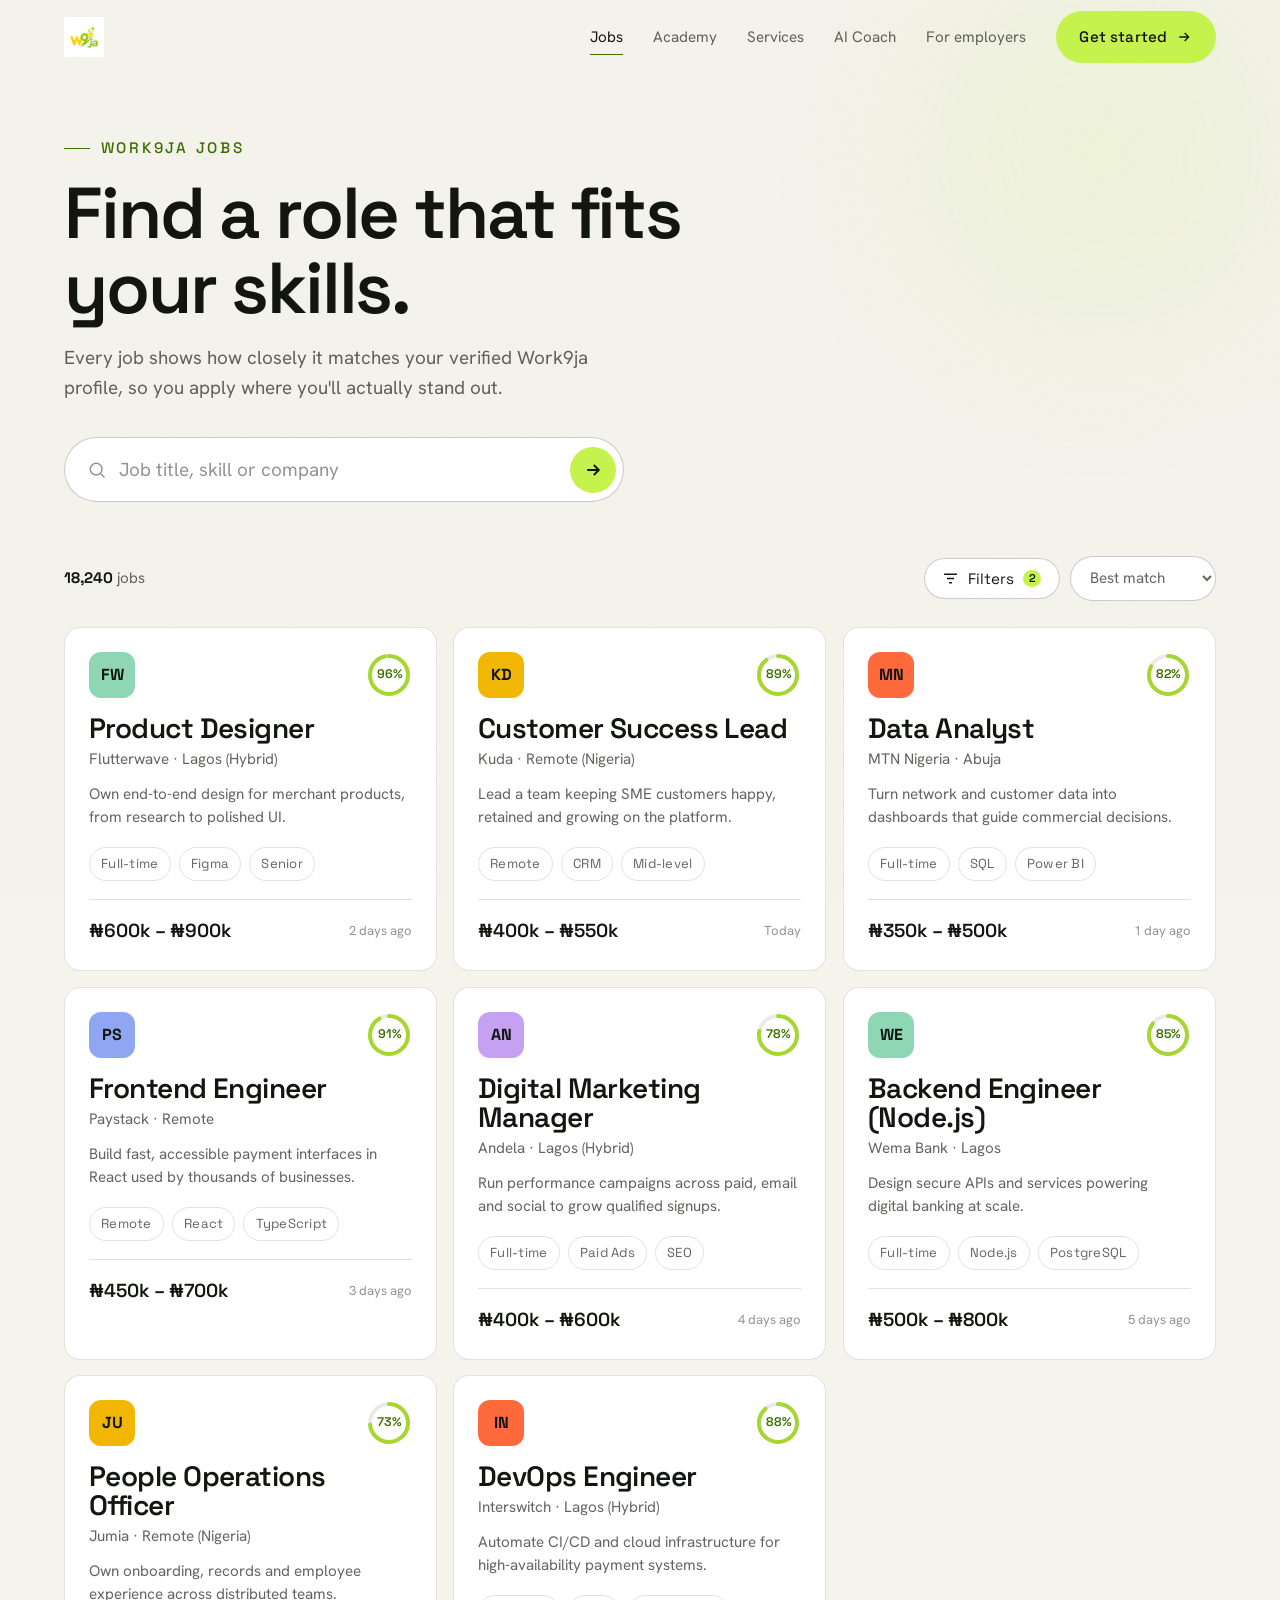
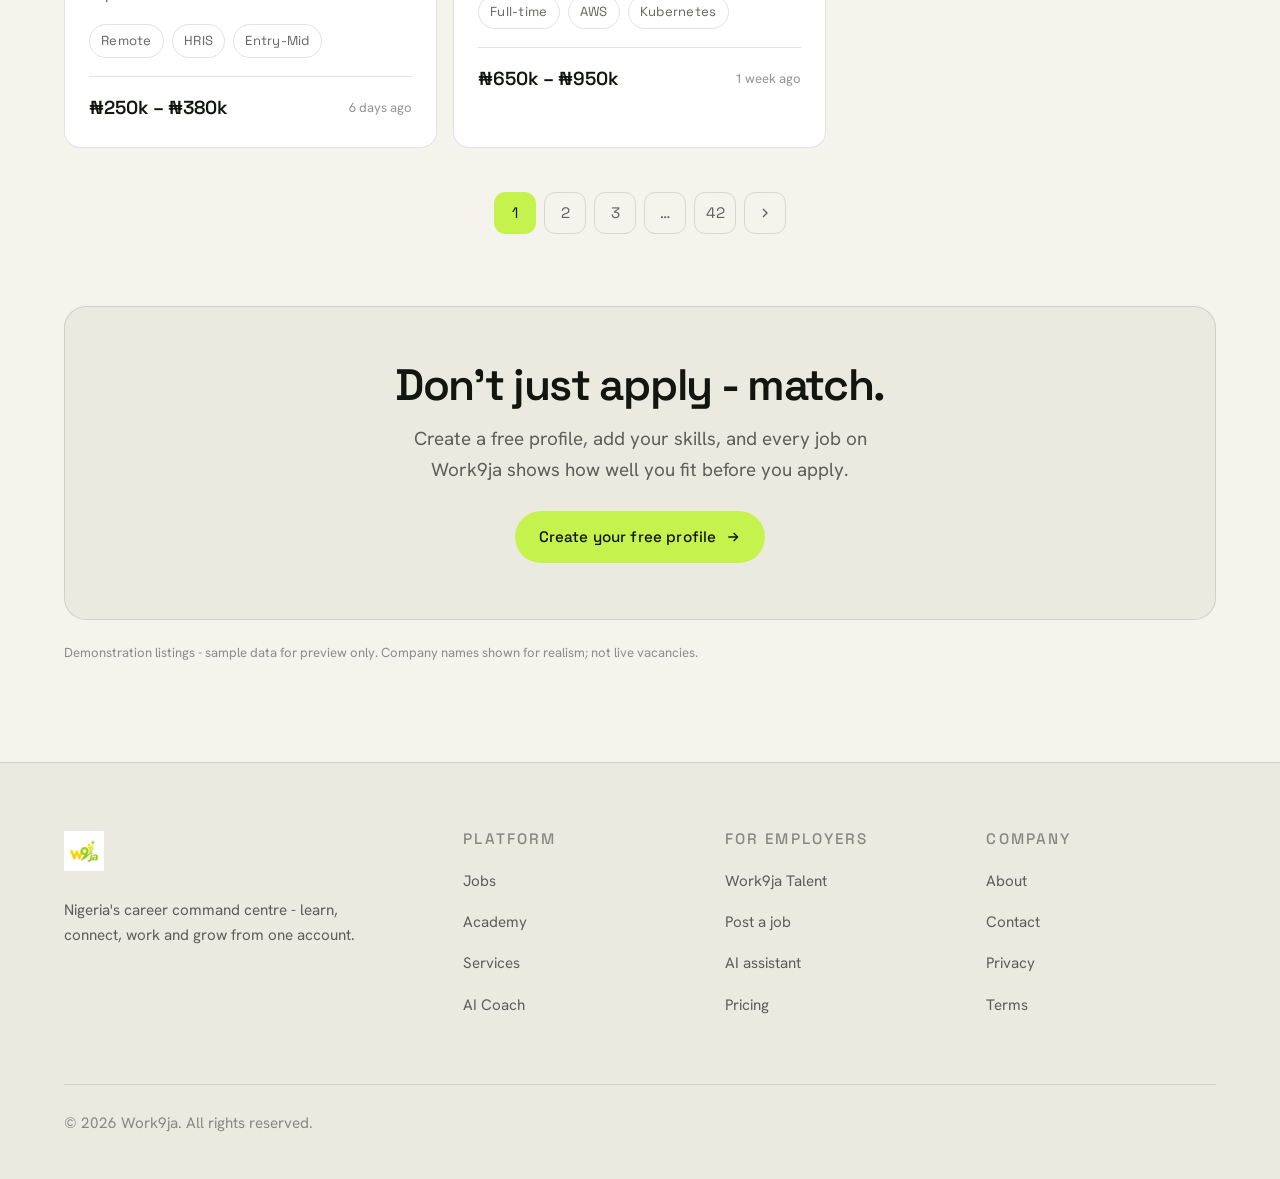
<file: jobs.html>
<!doctype html>
<html lang="en">
<head>
<meta charset="utf-8" />
<meta name="viewport" content="width=device-width, initial-scale=1" />

<title>Find jobs in Nigeria - Work9ja Jobs</title>
<meta name="description" content="Browse and apply for jobs across Nigeria on Work9ja. Filter by role, location, salary and work type, and see how well each role matches your verified skills." />
<meta name="robots" content="index, follow, max-image-preview:large" />
<link rel="canonical" href="https://work9ja.sprtn.net/jobs.html" />
<meta name="theme-color" content="#0E1211" />
<meta property="og:type" content="website" />
<meta property="og:site_name" content="Work9ja" />
<meta property="og:title" content="Find jobs in Nigeria - Work9ja Jobs" />
<meta property="og:description" content="Browse jobs across Nigeria, matched to your verified skills. One profile, one application." />
<meta property="og:url" content="https://work9ja.sprtn.net/jobs.html" />
<meta property="og:image" content="https://work9ja.sprtn.net/og-image.jpg" />
<meta property="og:image:width" content="1200" />
<meta property="og:image:height" content="630" />
<meta name="twitter:card" content="summary_large_image" />
<meta name="twitter:image" content="https://work9ja.sprtn.net/og-image.jpg" />

<link rel="icon" href="/favicon.ico" sizes="any" />
<link rel="icon" href="/favicon.svg" type="image/svg+xml" />
<link rel="apple-touch-icon" href="/apple-icon.png" />
<link rel="manifest" href="/site.webmanifest" />

<link rel="preconnect" href="https://fonts.googleapis.com" />
<link rel="preconnect" href="https://fonts.gstatic.com" crossorigin />
<link rel="stylesheet" href="https://fonts.googleapis.com/css2?family=Space+Grotesk:wght@400;500;600;700&family=Hanken+Grotesk:wght@400;500;600&family=Fraunces:ital,opsz,wght@1,9..144,400&display=swap" />
<link rel="stylesheet" href="/assets/app.css" />

<style>
.page-hero{padding-top:128px;padding-bottom:0;position:relative;overflow:hidden}
.page-hero .glow{position:absolute;z-index:0;width:60vw;height:60vw;max-width:720px;right:-14vw;top:-18vw;background:radial-gradient(circle,rgba(198,242,78,.12),transparent 62%);pointer-events:none}
.page-hero h1{font-size:var(--step-3);max-width:16ch;position:relative;z-index:2}
.page-hero p{color:var(--text-2);max-width:48ch;margin-top:18px;position:relative;z-index:2}

/* clean search bar: one input + circular button */
.searchbar{display:flex;align-items:center;gap:12px;background:var(--ink-3);border:1px solid var(--border-strong);border-radius:100px;padding:7px 7px 7px 22px;margin-top:34px;max-width:560px;position:relative;z-index:2;transition:border-color .35s,box-shadow .35s}
.searchbar:focus-within{border-color:var(--accent-ink);box-shadow:var(--shadow)}
.searchbar .s-ic{width:20px;height:20px;stroke:var(--text-3);stroke-width:1.8;fill:none;flex:none}
.searchbar input{flex:1;min-width:0;background:none;border:0;color:var(--bone);font-family:inherit;font-size:var(--step-0);padding:12px 0;outline:none}
.searchbar input::placeholder{color:var(--text-3)}
.search-btn{width:46px;height:46px;border-radius:50%;background:var(--lime);color:var(--on-accent);border:0;cursor:pointer;display:grid;place-items:center;flex:none;transition:background .3s,transform .4s var(--expo-out)}
.search-btn:hover{background:var(--lime-deep);transform:scale(1.06)}
.search-btn svg{width:20px;height:20px;stroke:currentColor;stroke-width:2.2;fill:none}

/* toolbar */
.jobs-toolbar{display:flex;justify-content:space-between;align-items:center;gap:16px;margin-bottom:26px;flex-wrap:wrap}
.jobs-toolbar .count{color:var(--text-2);font-size:var(--step--1)}
.jobs-toolbar .count b{color:var(--text-1);font-family:"Space Grotesk",sans-serif}
.tb-actions{display:flex;gap:10px;align-items:center}
.filter-btn{display:inline-flex;align-items:center;gap:9px;font-family:"Space Grotesk",sans-serif;font-size:var(--step--1);background:var(--ink-3);border:1px solid var(--border-strong);color:var(--text-1);border-radius:100px;padding:.68em 1.15em;cursor:pointer;transition:border-color .3s}
.filter-btn:hover{border-color:var(--accent-ink)}
.filter-btn svg{width:17px;height:17px;stroke:currentColor;stroke-width:1.8;fill:none}
.filter-btn .badge{background:var(--lime);color:var(--on-accent);font-size:.7rem;border-radius:100px;padding:.1em .5em;font-weight:600;font-family:"Space Grotesk",sans-serif}
.sortsel{background:var(--ink-3);border:1px solid var(--border-strong);color:var(--text-2);border-radius:100px;padding:.68em 1em;font-family:inherit;font-size:var(--step--1);cursor:pointer}

/* results */
.joblist{display:grid;grid-template-columns:repeat(auto-fill,minmax(300px,1fr));gap:16px}
.jobcard .jc-desc{color:var(--text-2);font-size:var(--step--1);margin-top:12px;line-height:1.5}

.pager{display:flex;gap:8px;justify-content:center;margin-top:44px}
.pager a{min-width:42px;height:42px;padding:0 6px;display:grid;place-items:center;border-radius:11px;border:1px solid var(--border);color:var(--text-2);font-family:"Space Grotesk",sans-serif;font-size:var(--step--1);transition:all .3s}
.pager a:hover{border-color:var(--border-strong);color:var(--text-1)}
.pager a.on{background:var(--lime);color:var(--on-accent);border-color:var(--lime)}

.cta-strip{margin-top:clamp(50px,8vh,90px);background:var(--ink-2);border:1px solid var(--border);border-radius:var(--r-lg);padding:clamp(30px,5vw,56px);text-align:center}
.cta-strip h2{font-size:var(--step-2)}
.cta-strip p{color:var(--text-2);max-width:44ch;margin:16px auto 0}
.illus{color:var(--text-3);font-size:var(--step--2);margin-top:22px}

/* filters modal */
.modal{position:fixed;inset:0;z-index:90;display:none}
.modal.open{display:block}
.modal-overlay{position:absolute;inset:0;background:rgba(10,12,8,.5);backdrop-filter:blur(2px)}
.modal-panel{position:absolute;top:50%;left:50%;transform:translate(-50%,-48%);opacity:0;width:min(540px,92vw);max-height:86vh;overflow-y:auto;background:var(--ink-3);border:1px solid var(--border);border-radius:var(--r-lg);box-shadow:var(--shadow);padding:clamp(22px,4vw,34px);transition:transform .45s var(--expo-out),opacity .4s}
.modal.open .modal-panel{transform:translate(-50%,-50%);opacity:1}
.modal-head{display:flex;justify-content:space-between;align-items:center}
.modal-head h2{font-size:var(--step-1)}
.modal-x{background:none;border:0;cursor:pointer;color:var(--text-2);width:38px;height:38px;display:grid;place-items:center;border-radius:50%;transition:background .3s}
.modal-x:hover{background:var(--ink-2)}
.modal-x svg{width:20px;height:20px;stroke:currentColor;stroke-width:2;fill:none}
.modal-body{margin:16px 0 22px}
.fgroup{padding:18px 0;border-top:1px solid var(--border)}
.fgroup:first-child{border-top:0;padding-top:4px}
.fgroup h4{font-family:"Space Grotesk",sans-serif;font-size:var(--step--1);letter-spacing:.05em;text-transform:uppercase;color:var(--text-3);margin:0 0 12px;font-weight:500}
.fopts{display:flex;flex-wrap:wrap;gap:9px}
.check{display:inline-flex;align-items:center;gap:9px;color:var(--text-2);font-size:var(--step--1);border:1px solid var(--border);border-radius:100px;padding:.5em .95em;cursor:pointer;transition:border-color .3s,color .3s}
.check:hover{border-color:var(--border-strong);color:var(--text-1)}
.check input{appearance:none;width:16px;height:16px;border:1.5px solid var(--border-strong);border-radius:5px;cursor:pointer;position:relative;flex:none;transition:background .3s,border-color .3s}
.check input:checked{background:var(--lime);border-color:var(--lime)}
.check input:checked::after{content:"";position:absolute;left:4.5px;top:1px;width:4px;height:9px;border:solid var(--on-accent);border-width:0 2px 2px 0;transform:rotate(45deg)}
.modal-foot{display:flex;gap:12px;justify-content:space-between;align-items:center;border-top:1px solid var(--border);padding-top:18px}
.linkbtn{background:none;border:0;color:var(--text-2);font-family:inherit;font-size:var(--step--1);cursor:pointer;text-decoration:underline;text-underline-offset:3px}
.linkbtn:hover{color:var(--text-1)}
@media(max-width:560px){
  .modal-panel{top:auto;bottom:0;left:0;transform:translateY(100%);width:100%;max-height:90vh;border-radius:var(--r-lg) var(--r-lg) 0 0}
  .modal.open .modal-panel{transform:none}
}
</style>
</head>

<body class="grain">

<header class="nav" id="nav">
  <div class="wrap nav-row">
    <a href="/" class="brand" aria-label="Work9ja home"><img src="/apple-icon.png" alt="Work9ja" class="brand-img" /></a>
    <button class="nav-toggle" aria-label="Menu" aria-expanded="false" aria-controls="navlinks">
      <svg viewBox="0 0 24 24"><path d="M3 6h18M3 12h18M3 18h18"/></svg>
    </button>
    <nav class="nav-links" id="navlinks" aria-label="Primary">
      <a href="/jobs.html" class="current">Jobs</a>
      <a href="/#academy">Academy</a>
      <a href="/services.html">Services</a>
      <a href="/#engine">AI Coach</a>
      <a href="/#employers">For employers</a>
      <a href="/login.html" class="btn btn-primary" data-magnetic>Get started
        <svg class="arrow" viewBox="0 0 24 24"><path d="M5 12h14M13 6l6 6-6 6"/></svg>
      </a>
    </nav>
  </div>
</header>

<main>
<section class="page-hero" aria-label="Find jobs">
  <div class="glow" aria-hidden="true"></div>
  <div class="wrap">
    <span class="eyebrow">Work9ja Jobs</span>
    <h1 style="margin-top:16px">Find a role that fits your skills.</h1>
    <p>Every job shows how closely it matches your verified Work9ja profile, so you apply where you'll actually stand out.</p>
    <form class="searchbar" role="search" onsubmit="return false">
      <svg class="s-ic" viewBox="0 0 24 24"><circle cx="11" cy="11" r="7"/><path d="M21 21l-4.3-4.3"/></svg>
      <input type="text" placeholder="Job title, skill or company" aria-label="Job title, skill or company" />
      <button class="search-btn" type="submit" aria-label="Search">
        <svg viewBox="0 0 24 24"><path d="M5 12h14M13 6l6 6-6 6"/></svg>
      </button>
    </form>
  </div>
</section>

<section aria-label="Job results" style="padding-top:clamp(40px,6vh,70px)">
  <div class="wrap">
    <div class="jobs-toolbar">
      <span class="count"><b>18,240</b> jobs</span>
      <div class="tb-actions">
        <button class="filter-btn" id="openFilters" aria-haspopup="dialog">
          <svg viewBox="0 0 24 24"><path d="M3 6h18M7 12h10M10 18h4"/></svg>
          Filters <span class="badge">2</span>
        </button>
        <select class="sortsel" aria-label="Sort by">
          <option>Best match</option><option>Newest</option><option>Highest salary</option>
        </select>
      </div>
    </div>

    <div class="joblist">
      <a href="#" class="jobcard reveal">
        <div class="jc-top"><span class="jc-logo" style="background:#8FD6B4">FW</span>
          <span class="ring" data-bars style="--p:96;--size:46px"><svg width="46" height="46" viewBox="0 0 46 46"><circle class="track" cx="23" cy="23" r="19" fill="none" stroke-width="4"/><circle class="bar" cx="23" cy="23" r="19" fill="none" stroke-width="4" style="--c:119.4"/></svg><span class="val">96%</span></span>
        </div>
        <h3>Product Designer</h3><div class="co">Flutterwave · Lagos (Hybrid)</div>
        <p class="jc-desc">Own end-to-end design for merchant products, from research to polished UI.</p>
        <div class="meta"><span class="pill">Full-time</span><span class="pill">Figma</span><span class="pill">Senior</span></div>
        <div class="sal"><span class="amt">₦600k – ₦900k</span><span class="time">2 days ago</span></div>
      </a>

      <a href="#" class="jobcard reveal" data-d="1">
        <div class="jc-top"><span class="jc-logo" style="background:#F2B705">KD</span>
          <span class="ring" data-bars style="--p:89;--size:46px"><svg width="46" height="46" viewBox="0 0 46 46"><circle class="track" cx="23" cy="23" r="19" fill="none" stroke-width="4"/><circle class="bar" cx="23" cy="23" r="19" fill="none" stroke-width="4" style="--c:119.4"/></svg><span class="val">89%</span></span>
        </div>
        <h3>Customer Success Lead</h3><div class="co">Kuda · Remote (Nigeria)</div>
        <p class="jc-desc">Lead a team keeping SME customers happy, retained and growing on the platform.</p>
        <div class="meta"><span class="pill">Remote</span><span class="pill">CRM</span><span class="pill">Mid-level</span></div>
        <div class="sal"><span class="amt">₦400k – ₦550k</span><span class="time">Today</span></div>
      </a>

      <a href="#" class="jobcard reveal">
        <div class="jc-top"><span class="jc-logo" style="background:#FF6A3D">MN</span>
          <span class="ring" data-bars style="--p:82;--size:46px"><svg width="46" height="46" viewBox="0 0 46 46"><circle class="track" cx="23" cy="23" r="19" fill="none" stroke-width="4"/><circle class="bar" cx="23" cy="23" r="19" fill="none" stroke-width="4" style="--c:119.4"/></svg><span class="val">82%</span></span>
        </div>
        <h3>Data Analyst</h3><div class="co">MTN Nigeria · Abuja</div>
        <p class="jc-desc">Turn network and customer data into dashboards that guide commercial decisions.</p>
        <div class="meta"><span class="pill">Full-time</span><span class="pill">SQL</span><span class="pill">Power BI</span></div>
        <div class="sal"><span class="amt">₦350k – ₦500k</span><span class="time">1 day ago</span></div>
      </a>

      <a href="#" class="jobcard reveal" data-d="1">
        <div class="jc-top"><span class="jc-logo" style="background:#8FA7F2">PS</span>
          <span class="ring" data-bars style="--p:91;--size:46px"><svg width="46" height="46" viewBox="0 0 46 46"><circle class="track" cx="23" cy="23" r="19" fill="none" stroke-width="4"/><circle class="bar" cx="23" cy="23" r="19" fill="none" stroke-width="4" style="--c:119.4"/></svg><span class="val">91%</span></span>
        </div>
        <h3>Frontend Engineer</h3><div class="co">Paystack · Remote</div>
        <p class="jc-desc">Build fast, accessible payment interfaces in React used by thousands of businesses.</p>
        <div class="meta"><span class="pill">Remote</span><span class="pill">React</span><span class="pill">TypeScript</span></div>
        <div class="sal"><span class="amt">₦450k – ₦700k</span><span class="time">3 days ago</span></div>
      </a>

      <a href="#" class="jobcard reveal">
        <div class="jc-top"><span class="jc-logo" style="background:#C6A0F2">AN</span>
          <span class="ring" data-bars style="--p:78;--size:46px"><svg width="46" height="46" viewBox="0 0 46 46"><circle class="track" cx="23" cy="23" r="19" fill="none" stroke-width="4"/><circle class="bar" cx="23" cy="23" r="19" fill="none" stroke-width="4" style="--c:119.4"/></svg><span class="val">78%</span></span>
        </div>
        <h3>Digital Marketing Manager</h3><div class="co">Andela · Lagos (Hybrid)</div>
        <p class="jc-desc">Run performance campaigns across paid, email and social to grow qualified signups.</p>
        <div class="meta"><span class="pill">Full-time</span><span class="pill">Paid Ads</span><span class="pill">SEO</span></div>
        <div class="sal"><span class="amt">₦400k – ₦600k</span><span class="time">4 days ago</span></div>
      </a>

      <a href="#" class="jobcard reveal" data-d="1">
        <div class="jc-top"><span class="jc-logo" style="background:#8FD6B4">WE</span>
          <span class="ring" data-bars style="--p:85;--size:46px"><svg width="46" height="46" viewBox="0 0 46 46"><circle class="track" cx="23" cy="23" r="19" fill="none" stroke-width="4"/><circle class="bar" cx="23" cy="23" r="19" fill="none" stroke-width="4" style="--c:119.4"/></svg><span class="val">85%</span></span>
        </div>
        <h3>Backend Engineer (Node.js)</h3><div class="co">Wema Bank · Lagos</div>
        <p class="jc-desc">Design secure APIs and services powering digital banking at scale.</p>
        <div class="meta"><span class="pill">Full-time</span><span class="pill">Node.js</span><span class="pill">PostgreSQL</span></div>
        <div class="sal"><span class="amt">₦500k – ₦800k</span><span class="time">5 days ago</span></div>
      </a>

      <a href="#" class="jobcard reveal">
        <div class="jc-top"><span class="jc-logo" style="background:#F2B705">JU</span>
          <span class="ring" data-bars style="--p:73;--size:46px"><svg width="46" height="46" viewBox="0 0 46 46"><circle class="track" cx="23" cy="23" r="19" fill="none" stroke-width="4"/><circle class="bar" cx="23" cy="23" r="19" fill="none" stroke-width="4" style="--c:119.4"/></svg><span class="val">73%</span></span>
        </div>
        <h3>People Operations Officer</h3><div class="co">Jumia · Remote (Nigeria)</div>
        <p class="jc-desc">Own onboarding, records and employee experience across distributed teams.</p>
        <div class="meta"><span class="pill">Remote</span><span class="pill">HRIS</span><span class="pill">Entry-Mid</span></div>
        <div class="sal"><span class="amt">₦250k – ₦380k</span><span class="time">6 days ago</span></div>
      </a>

      <a href="#" class="jobcard reveal" data-d="1">
        <div class="jc-top"><span class="jc-logo" style="background:#FF6A3D">IN</span>
          <span class="ring" data-bars style="--p:88;--size:46px"><svg width="46" height="46" viewBox="0 0 46 46"><circle class="track" cx="23" cy="23" r="19" fill="none" stroke-width="4"/><circle class="bar" cx="23" cy="23" r="19" fill="none" stroke-width="4" style="--c:119.4"/></svg><span class="val">88%</span></span>
        </div>
        <h3>DevOps Engineer</h3><div class="co">Interswitch · Lagos (Hybrid)</div>
        <p class="jc-desc">Automate CI/CD and cloud infrastructure for high-availability payment systems.</p>
        <div class="meta"><span class="pill">Full-time</span><span class="pill">AWS</span><span class="pill">Kubernetes</span></div>
        <div class="sal"><span class="amt">₦650k – ₦950k</span><span class="time">1 week ago</span></div>
      </a>
    </div>

    <nav class="pager" aria-label="Pagination">
      <a href="#" class="on">1</a><a href="#">2</a><a href="#">3</a><a href="#">…</a><a href="#">42</a>
      <a href="#" aria-label="Next"><svg width="16" height="16" viewBox="0 0 24 24" fill="none" stroke="currentColor" stroke-width="2"><path d="M9 6l6 6-6 6"/></svg></a>
    </nav>

    <div class="cta-strip reveal">
      <h2>Don't just apply - match.</h2>
      <p>Create a free profile, add your skills, and every job on Work9ja shows how well you fit before you apply.</p>
      <a href="/login.html" class="btn btn-primary" data-magnetic style="margin-top:26px">Create your free profile
        <svg class="arrow" viewBox="0 0 24 24"><path d="M5 12h14M13 6l6 6-6 6"/></svg>
      </a>
    </div>
    <p class="illus">Demonstration listings - sample data for preview only. Company names shown for realism; not live vacancies.</p>
  </div>
</section>
</main>

<!-- Filters popup -->
<div class="modal" id="filtersModal" aria-hidden="true">
  <div class="modal-overlay" data-close></div>
  <div class="modal-panel" role="dialog" aria-modal="true" aria-label="Filter jobs">
    <div class="modal-head">
      <h2>Filters</h2>
      <button class="modal-x" data-close aria-label="Close filters"><svg viewBox="0 0 24 24"><path d="M6 6l12 12M18 6L6 18"/></svg></button>
    </div>
    <div class="modal-body">
      <div class="fgroup">
        <h4>Work type</h4>
        <div class="fopts">
          <label class="check"><input type="checkbox" checked> Full-time</label>
          <label class="check"><input type="checkbox"> Contract</label>
          <label class="check"><input type="checkbox"> Internship</label>
          <label class="check"><input type="checkbox"> Freelance</label>
        </div>
      </div>
      <div class="fgroup">
        <h4>Location</h4>
        <div class="fopts">
          <label class="check"><input type="checkbox" checked> Remote</label>
          <label class="check"><input type="checkbox"> Lagos</label>
          <label class="check"><input type="checkbox"> Abuja</label>
          <label class="check"><input type="checkbox"> Port Harcourt</label>
          <label class="check"><input type="checkbox"> Ibadan</label>
          <label class="check"><input type="checkbox"> Kano</label>
        </div>
      </div>
      <div class="fgroup">
        <h4>Experience</h4>
        <div class="fopts">
          <label class="check"><input type="checkbox"> Entry level</label>
          <label class="check"><input type="checkbox" checked> Mid-level</label>
          <label class="check"><input type="checkbox"> Senior</label>
        </div>
      </div>
      <div class="fgroup">
        <h4>Salary (monthly)</h4>
        <div class="fopts">
          <label class="check"><input type="checkbox"> ₦100k - ₦250k</label>
          <label class="check"><input type="checkbox"> ₦250k - ₦500k</label>
          <label class="check"><input type="checkbox"> ₦500k+</label>
        </div>
      </div>
    </div>
    <div class="modal-foot">
      <button class="linkbtn" id="clearFilters">Clear all</button>
      <button class="btn btn-primary" data-close data-magnetic>Show results</button>
    </div>
  </div>
</div>

<footer aria-label="Footer">
  <div class="wrap">
    <div class="foot-grid">
      <div>
        <a href="/" class="brand"><img src="/apple-icon.png" alt="Work9ja" class="brand-img" /></a>
        <p class="foot-blurb">Nigeria's career command centre - learn, connect, work and grow from one account.</p>
      </div>
      <div><h4>Platform</h4><ul>
        <li><a href="/jobs.html">Jobs</a></li><li><a href="/#academy">Academy</a></li><li><a href="/services.html">Services</a></li><li><a href="/#engine">AI Coach</a></li>
      </ul></div>
      <div><h4>For employers</h4><ul>
        <li><a href="/#employers">Work9ja Talent</a></li><li><a href="/#employers">Post a job</a></li><li><a href="/#engine">AI assistant</a></li><li><a href="/login.html">Pricing</a></li>
      </ul></div>
      <div><h4>Company</h4><ul>
        <li><a href="https://www.work9ja.com/">About</a></li><li><a href="/login.html">Contact</a></li><li><a href="/login.html">Privacy</a></li><li><a href="/login.html">Terms</a></li>
      </ul></div>
    </div>
    <div class="foot-bottom">
      <span>© <span id="yr">2026</span> Work9ja. All rights reserved.</span>
    </div>
  </div>
</footer>

<script src="/assets/app.js" defer></script>
<script>
(function(){
  var modal=document.getElementById('filtersModal');
  var open=document.getElementById('openFilters');
  function set(o){ modal.classList.toggle('open',o); modal.setAttribute('aria-hidden',!o); document.body.style.overflow=o?'hidden':''; }
  open.addEventListener('click', function(){ set(true); });
  modal.querySelectorAll('[data-close]').forEach(function(b){ b.addEventListener('click', function(){ set(false); }); });
  document.addEventListener('keydown', function(e){ if(e.key==='Escape') set(false); });
  document.getElementById('clearFilters').addEventListener('click', function(){
    modal.querySelectorAll('input[type=checkbox]').forEach(function(c){ c.checked=false; });
  });
})();
</script>
</body>
</html>
</file>
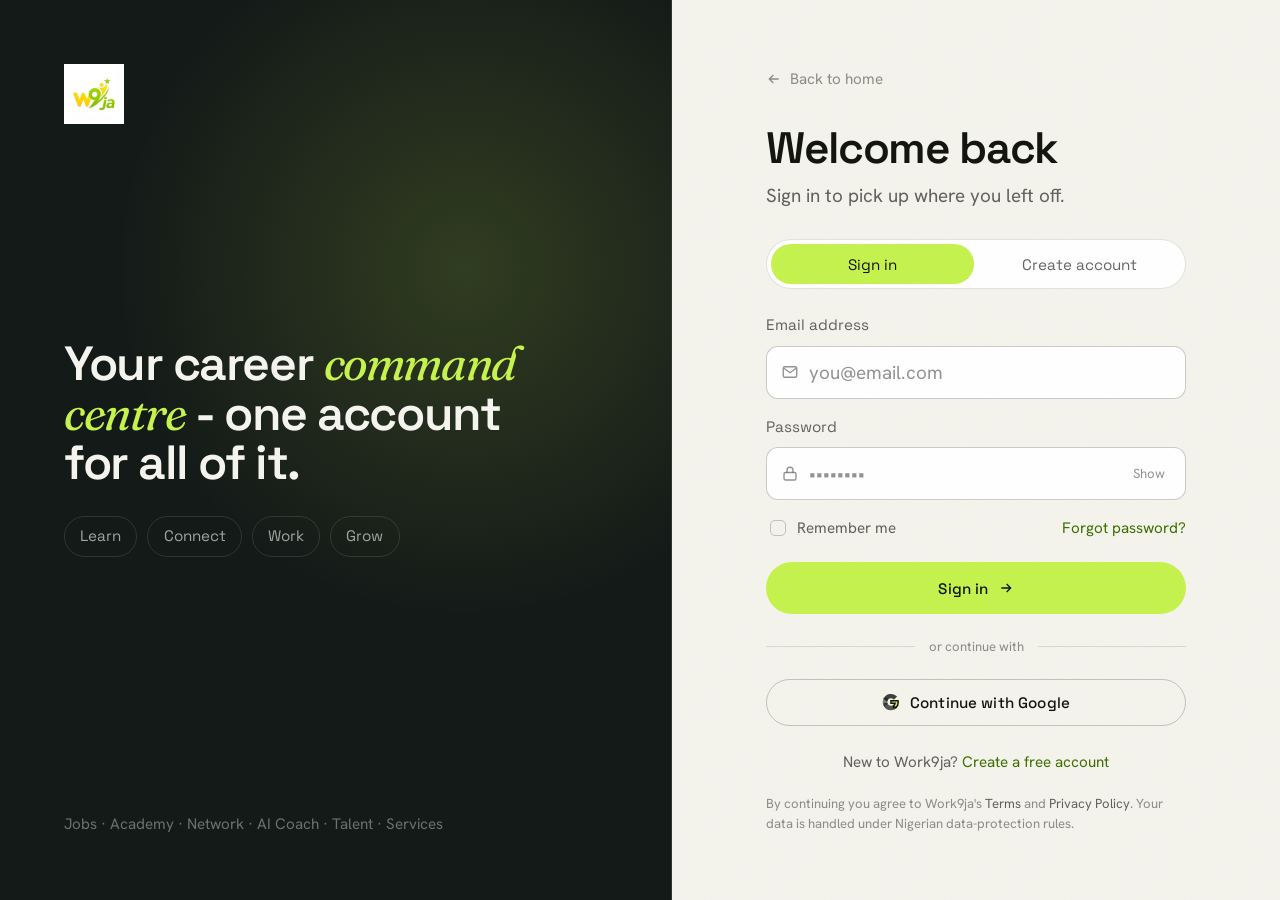
<file: login.html>
<!doctype html>
<html lang="en">
<head>
<meta charset="utf-8" />
<meta name="viewport" content="width=device-width, initial-scale=1" />

<title>Sign in or create your account - Work9ja</title>
<meta name="description" content="Sign in to Work9ja or create a free account to find jobs, learn skills, build your profile and get hired across Nigeria." />
<meta name="robots" content="noindex, follow" />
<link rel="canonical" href="https://work9ja.sprtn.net/login.html" />
<meta name="theme-color" content="#0E1211" />

<link rel="icon" href="/favicon.ico" sizes="any" />
<link rel="icon" href="/favicon.svg" type="image/svg+xml" />
<link rel="apple-touch-icon" href="/apple-icon.png" />
<link rel="manifest" href="/site.webmanifest" />

<link rel="preconnect" href="https://fonts.googleapis.com" />
<link rel="preconnect" href="https://fonts.gstatic.com" crossorigin />
<link rel="stylesheet" href="https://fonts.googleapis.com/css2?family=Space+Grotesk:wght@400;500;600;700&family=Hanken+Grotesk:wght@400;500;600&family=Fraunces:ital,opsz,wght@1,9..144,400&display=swap" />
<link rel="stylesheet" href="/assets/app.css" />

<style>
.auth{min-height:100svh;display:grid;grid-template-columns:1.05fr .95fr}
@media(max-width:900px){.auth{grid-template-columns:1fr}}

/* left brand panel */
.auth-brand{position:relative;overflow:hidden;background:var(--ink-2);border-right:1px solid var(--border);padding:clamp(32px,5vw,64px);display:flex;flex-direction:column;justify-content:space-between}
@media(max-width:900px){.auth-brand{display:none}}
.auth-brand .glow{position:absolute;z-index:0;width:70vw;height:70vw;max-width:680px;right:-20%;top:-20%;background:radial-gradient(circle,rgba(198,242,78,.16),transparent 62%);pointer-events:none}
.auth-brand > *{position:relative;z-index:2}
.auth-brand .lede{font-family:"Space Grotesk",sans-serif;font-weight:600;font-size:clamp(1.8rem,1.2rem + 2.4vw,3rem);letter-spacing:-0.03em;line-height:1.02;max-width:16ch;margin-top:auto}
.auth-brand .lede em{font-family:"Fraunces",serif;font-style:italic;font-weight:400;color:var(--lime)}
.auth-brand .verbs{display:flex;gap:10px;flex-wrap:wrap;margin-top:28px}
.auth-brand .verbs span{font-family:"Space Grotesk",sans-serif;font-size:var(--step--1);color:var(--text-2);border:1px solid var(--border);border-radius:100px;padding:.5em 1em}
.auth-brand .foot{color:var(--text-3);font-size:var(--step--1);margin-top:40px}

/* right form panel */
.auth-form{display:flex;align-items:center;justify-content:center;padding:clamp(28px,5vw,56px)}
.auth-card{width:100%;max-width:420px}
.auth-card .back{display:inline-flex;align-items:center;gap:8px;color:var(--text-3);font-size:var(--step--1);margin-bottom:34px;transition:color .3s}
.auth-card .back:hover{color:var(--text-1)}
.auth-card .back svg{width:16px;height:16px;stroke:currentColor;stroke-width:2;fill:none}
.auth-card h1{font-size:var(--step-2);letter-spacing:-0.03em}
.auth-card .sub{color:var(--text-2);margin-top:10px}

.tabs{display:flex;gap:4px;background:var(--ink-3);border:1px solid var(--border);border-radius:100px;padding:4px;margin-top:28px}
.tabs button{flex:1;font-family:"Space Grotesk",sans-serif;font-size:var(--step--1);color:var(--text-2);background:none;border:0;padding:.7em 1em;border-radius:100px;cursor:pointer;transition:background .4s var(--quart-out),color .4s}
.tabs button.on{background:var(--lime);color:var(--on-accent)}

form{margin-top:24px}
.field{margin-bottom:16px}
.field label{display:block;font-family:"Space Grotesk",sans-serif;font-size:var(--step--1);color:var(--text-2);margin-bottom:8px}
.field .inp{display:flex;align-items:center;gap:10px;background:var(--ink-3);border:1px solid var(--border-strong);border-radius:12px;padding:0 14px;transition:border-color .35s}
.field .inp:focus-within{border-color:var(--lime)}
.field .inp svg{width:18px;height:18px;stroke:var(--text-3);stroke-width:1.8;fill:none;flex:none}
.field input{flex:1;background:none;border:0;color:var(--bone);font-family:inherit;font-size:var(--step-0);padding:13px 0;outline:none}
.field input::placeholder{color:var(--text-3)}
.field .toggle{background:none;border:0;color:var(--text-3);cursor:pointer;font-family:inherit;font-size:var(--step--2)}
.row-between{display:flex;justify-content:space-between;align-items:center;margin:4px 0 22px}
.row-between label{display:flex;align-items:center;gap:8px;color:var(--text-2);font-size:var(--step--1);cursor:pointer}
.row-between input{appearance:none;width:16px;height:16px;border:1.5px solid var(--border-strong);border-radius:5px;position:relative;cursor:pointer}
.row-between input:checked{background:var(--lime);border-color:var(--lime)}
.row-between input:checked::after{content:"";position:absolute;left:4.5px;top:1px;width:4px;height:9px;border:solid var(--on-accent);border-width:0 2px 2px 0;transform:rotate(45deg)}
.row-between a{color:var(--accent-ink);font-size:var(--step--1)}
.btn-full{width:100%;justify-content:center;padding:1em}
.divider{display:flex;align-items:center;gap:14px;color:var(--text-3);font-size:var(--step--2);margin:22px 0}
.divider::before,.divider::after{content:"";flex:1;height:1px;background:var(--border)}
.social{width:100%;justify-content:center;gap:10px}
.social svg{width:18px;height:18px}
.only-signup{display:none}
.mode-signup .only-signup{display:block}
.mode-signup .only-signin{display:none}
.switch-note{text-align:center;color:var(--text-2);font-size:var(--step--1);margin-top:24px}
.switch-note button{background:none;border:0;color:var(--accent-ink);font-family:inherit;font-size:inherit;cursor:pointer;padding:0}
.fineprint{color:var(--text-3);font-size:var(--step--2);margin-top:20px;line-height:1.5}
.fineprint a{color:var(--text-2)}
</style>
</head>

<body class="grain" id="auth">
<div class="auth">
  <!-- brand panel -->
  <aside class="auth-brand dark">
    <span class="glow" aria-hidden="true"></span>
    <a href="/" class="brand" aria-label="Work9ja home"><img src="/apple-icon.png" alt="Work9ja" class="brand-img" style="height:60px" /></a>
    <div>
      <p class="lede">Your career <em>command centre</em> - one account for all of it.</p>
      <div class="verbs"><span>Learn</span><span>Connect</span><span>Work</span><span>Grow</span></div>
    </div>
    <p class="foot">Jobs · Academy · Network · AI Coach · Talent · Services</p>
  </aside>

  <!-- form panel -->
  <main class="auth-form">
    <div class="auth-card">
      <a href="/" class="back"><svg viewBox="0 0 24 24"><path d="M19 12H5M11 18l-6-6 6-6"/></svg> Back to home</a>

      <h1 id="title">Welcome back</h1>
      <p class="sub" id="subtitle">Sign in to pick up where you left off.</p>

      <div class="tabs" role="tablist">
        <button id="tabSignin" class="on" role="tab" aria-selected="true">Sign in</button>
        <button id="tabSignup" role="tab" aria-selected="false">Create account</button>
      </div>

      <form onsubmit="return false" novalidate>
        <div class="field only-signup">
          <label for="name">Full name</label>
          <div class="inp">
            <svg viewBox="0 0 24 24"><circle cx="12" cy="8" r="3.5"/><path d="M5 20c0-3.3 3.1-6 7-6s7 2.7 7 6"/></svg>
            <input id="name" type="text" autocomplete="name" placeholder="Ada Okeke" />
          </div>
        </div>

        <div class="field">
          <label for="email">Email address</label>
          <div class="inp">
            <svg viewBox="0 0 24 24"><rect x="3" y="5" width="18" height="14" rx="2"/><path d="M4 7l8 6 8-6"/></svg>
            <input id="email" type="email" autocomplete="email" placeholder="you@email.com" />
          </div>
        </div>

        <div class="field">
          <label for="password">Password</label>
          <div class="inp">
            <svg viewBox="0 0 24 24"><rect x="4" y="10" width="16" height="10" rx="2"/><path d="M8 10V7a4 4 0 0 1 8 0v3"/></svg>
            <input id="password" type="password" autocomplete="current-password" placeholder="••••••••" />
            <button type="button" class="toggle" id="pwToggle" aria-label="Show password">Show</button>
          </div>
        </div>

        <div class="row-between only-signin">
          <label><input type="checkbox" /> Remember me</label>
          <a href="#">Forgot password?</a>
        </div>
        <div class="only-signup" style="height:14px"></div>

        <button type="submit" class="btn btn-primary btn-full" data-magnetic>
          <span id="submitLabel">Sign in</span>
          <svg class="arrow" viewBox="0 0 24 24"><path d="M5 12h14M13 6l6 6-6 6"/></svg>
        </button>

        <div class="divider">or continue with</div>
        <button type="button" class="btn btn-ghost social">
          <svg viewBox="0 0 24 24" aria-hidden="true"><path fill="#C6F24E" d="M21.6 12.2c0-.6-.1-1.2-.2-1.8H12v3.4h5.4a4.6 4.6 0 0 1-2 3v2.5h3.2c1.9-1.7 3-4.3 3-7.1z"/><path fill="currentColor" d="M12 22c2.7 0 5-.9 6.6-2.4l-3.2-2.5c-.9.6-2 .9-3.4.9-2.6 0-4.8-1.7-5.6-4.1H3.1v2.6A10 10 0 0 0 12 22z" opacity=".7"/><path fill="currentColor" d="M6.4 13.9a6 6 0 0 1 0-3.8V7.5H3.1a10 10 0 0 0 0 9z" opacity=".5"/><path fill="currentColor" d="M12 6.1c1.5 0 2.8.5 3.8 1.5l2.8-2.8A10 10 0 0 0 3.1 7.5l3.3 2.6C7.2 7.8 9.4 6.1 12 6.1z" opacity=".8"/></svg>
          Continue with Google
        </button>

        <p class="switch-note only-signin">New to Work9ja? <button type="button" id="goSignup">Create a free account</button></p>
        <p class="switch-note only-signup">Already have an account? <button type="button" id="goSignin">Sign in</button></p>

        <p class="fineprint">By continuing you agree to Work9ja's <a href="#">Terms</a> and <a href="#">Privacy Policy</a>. Your data is handled under Nigerian data-protection rules.</p>
      </form>
    </div>
  </main>
</div>

<script src="/assets/app.js" defer></script>
<script>
(function(){
  var body=document.getElementById('auth');
  var tSignin=document.getElementById('tabSignin'), tSignup=document.getElementById('tabSignup');
  var title=document.getElementById('title'), sub=document.getElementById('subtitle'), label=document.getElementById('submitLabel');
  function mode(signup){
    body.classList.toggle('mode-signup', signup);
    tSignup.classList.toggle('on', signup); tSignin.classList.toggle('on', !signup);
    tSignup.setAttribute('aria-selected', signup); tSignin.setAttribute('aria-selected', !signup);
    title.textContent = signup ? 'Create your account' : 'Welcome back';
    sub.textContent = signup ? 'Free to start - find jobs, learn and get hired.' : 'Sign in to pick up where you left off.';
    label.textContent = signup ? 'Create account' : 'Sign in';
  }
  tSignin.addEventListener('click', function(){ mode(false); });
  tSignup.addEventListener('click', function(){ mode(true); });
  document.getElementById('goSignup').addEventListener('click', function(){ mode(true); });
  document.getElementById('goSignin').addEventListener('click', function(){ mode(false); });
  if (location.hash === '#signup') mode(true);

  var pw=document.getElementById('password'), tg=document.getElementById('pwToggle');
  tg.addEventListener('click', function(){
    var show = pw.type === 'password';
    pw.type = show ? 'text' : 'password';
    tg.textContent = show ? 'Hide' : 'Show';
  });
})();
</script>
</body>
</html>
</file>
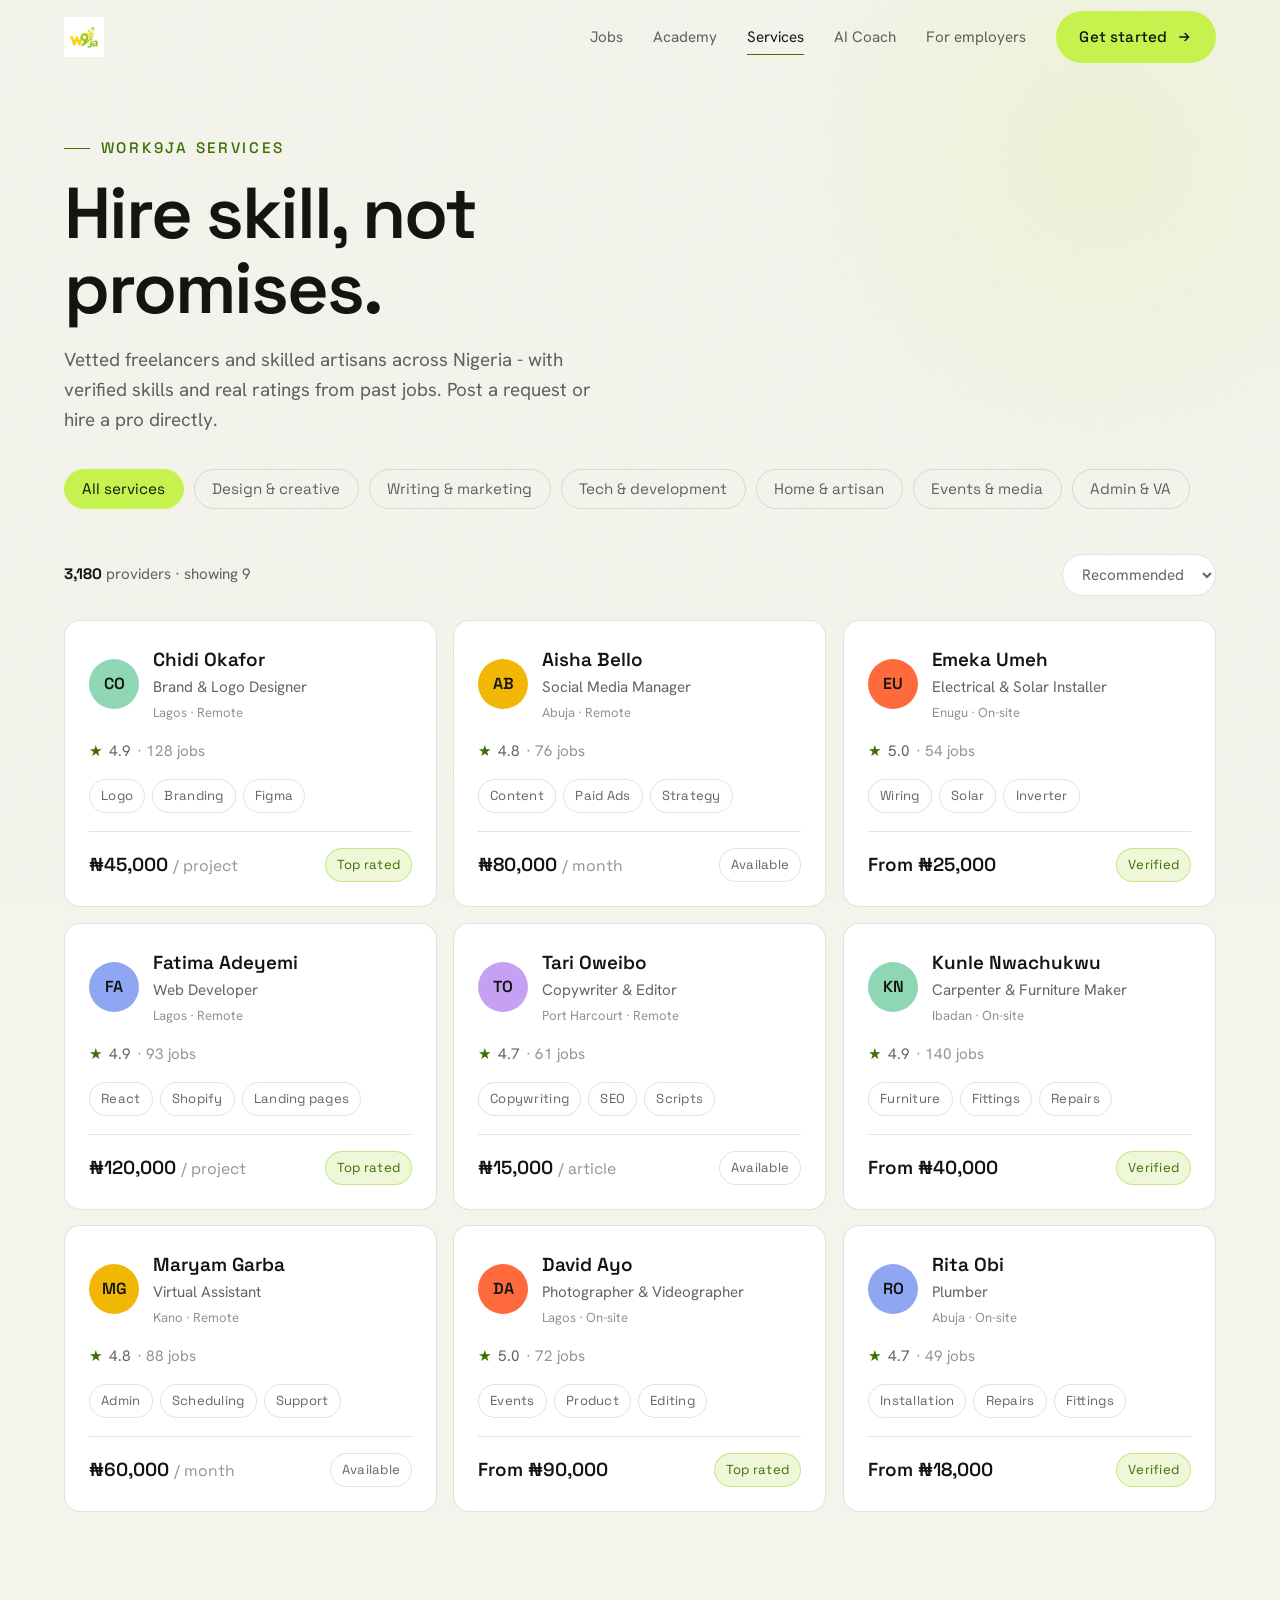
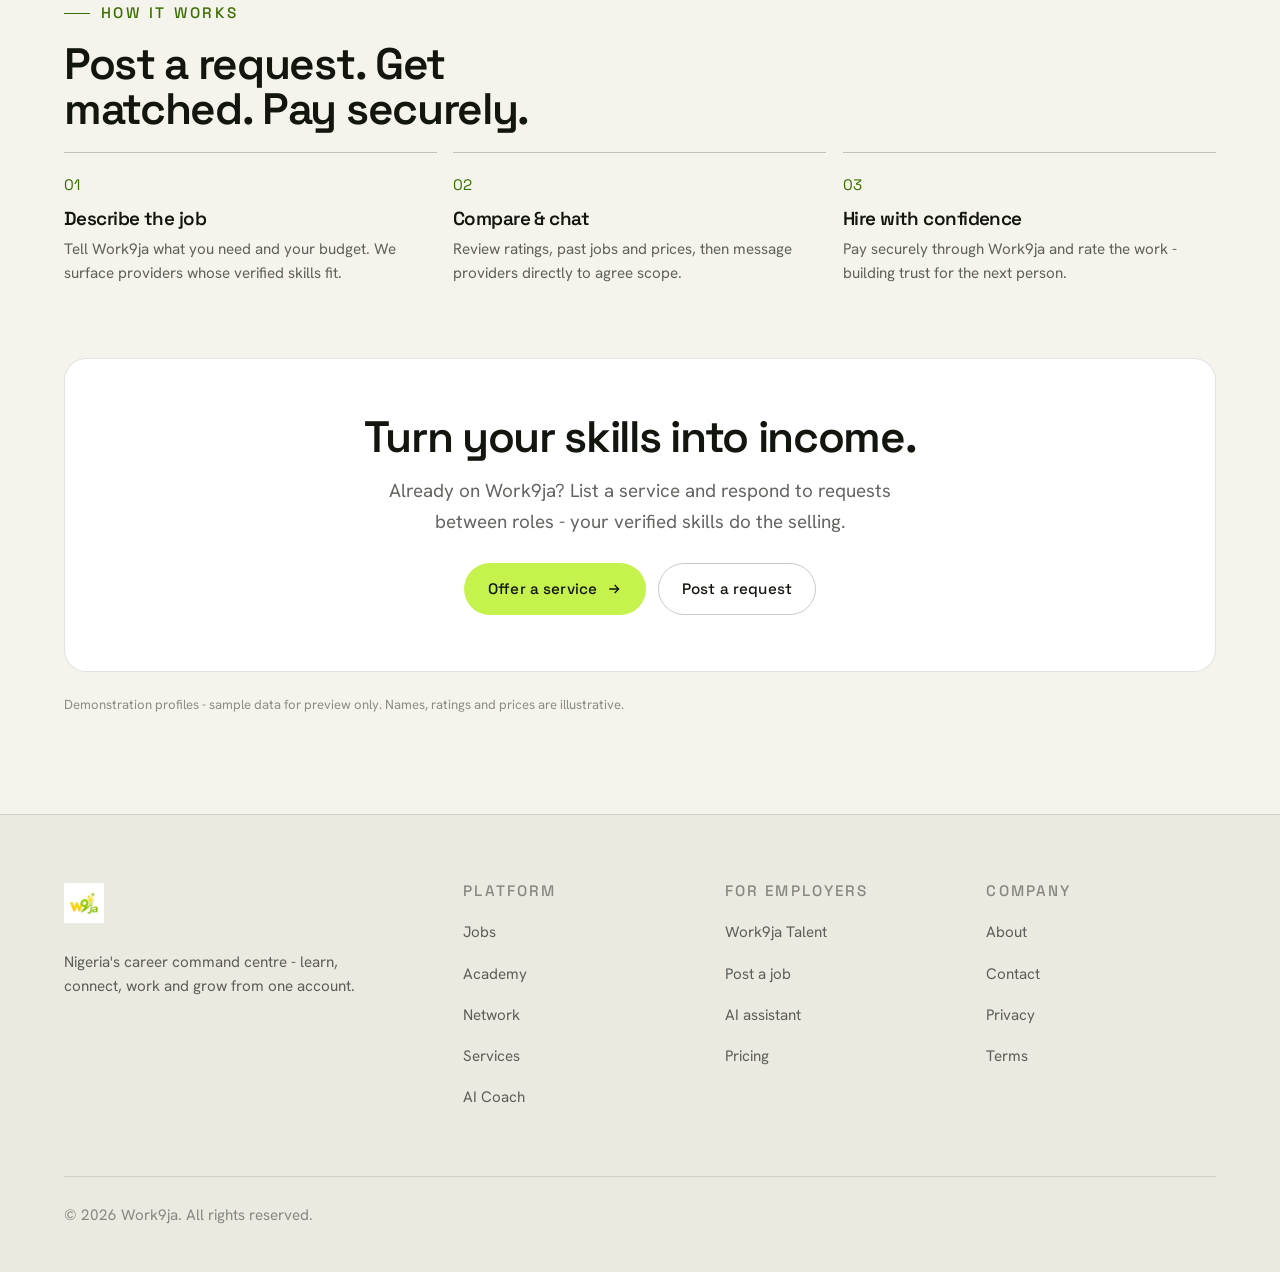
<file: services.html>
<!doctype html>
<html lang="en">
<head>
<meta charset="utf-8" />
<meta name="viewport" content="width=device-width, initial-scale=1" />

<title>Hire freelancers &amp; artisans - Work9ja Services</title>
<meta name="description" content="Find and hire vetted freelancers and skilled artisans across Nigeria on Work9ja Services - designers, developers, marketers, electricians, carpenters and more. Verified skills, real ratings." />
<meta name="robots" content="index, follow, max-image-preview:large" />
<link rel="canonical" href="https://work9ja.sprtn.net/services.html" />
<meta name="theme-color" content="#0E1211" />
<meta property="og:type" content="website" />
<meta property="og:site_name" content="Work9ja" />
<meta property="og:title" content="Hire freelancers &amp; artisans - Work9ja Services" />
<meta property="og:description" content="Vetted freelancers and skilled artisans across Nigeria. Verified skills, real ratings, one platform." />
<meta property="og:url" content="https://work9ja.sprtn.net/services.html" />
<meta property="og:image" content="https://work9ja.sprtn.net/og-image.jpg" />
<meta property="og:image:width" content="1200" />
<meta property="og:image:height" content="630" />
<meta name="twitter:card" content="summary_large_image" />
<meta name="twitter:image" content="https://work9ja.sprtn.net/og-image.jpg" />

<link rel="icon" href="/favicon.ico" sizes="any" />
<link rel="icon" href="/favicon.svg" type="image/svg+xml" />
<link rel="apple-touch-icon" href="/apple-icon.png" />
<link rel="manifest" href="/site.webmanifest" />

<link rel="preconnect" href="https://fonts.googleapis.com" />
<link rel="preconnect" href="https://fonts.gstatic.com" crossorigin />
<link rel="stylesheet" href="https://fonts.googleapis.com/css2?family=Space+Grotesk:wght@400;500;600;700&family=Hanken+Grotesk:wght@400;500;600&family=Fraunces:ital,opsz,wght@1,9..144,400&display=swap" />
<link rel="stylesheet" href="/assets/app.css" />

<style>
.page-hero{padding-top:128px;padding-bottom:0;position:relative;overflow:hidden}
.page-hero .glow{position:absolute;z-index:0;width:60vw;height:60vw;max-width:720px;right:-14vw;top:-18vw;background:radial-gradient(circle,rgba(198,242,78,.14),transparent 62%);pointer-events:none}
.page-hero h1{font-size:var(--step-3);max-width:15ch;position:relative;z-index:2}
.page-hero p{color:var(--text-2);max-width:48ch;margin-top:20px;position:relative;z-index:2}

/* category chips */
.cats{display:flex;gap:10px;flex-wrap:wrap;margin-top:34px;position:relative;z-index:2}
.cat{font-family:"Space Grotesk",sans-serif;font-size:var(--step--1);padding:.6em 1.15em;border-radius:100px;border:1px solid var(--border);color:var(--text-2);cursor:pointer;transition:all .35s var(--quart-out);background:none}
.cat:hover{border-color:var(--border-strong);color:var(--text-1)}
.cat.on{background:var(--lime);color:var(--on-accent);border-color:var(--lime)}

.results-top{display:flex;justify-content:space-between;align-items:center;gap:16px;margin-bottom:24px;flex-wrap:wrap}
.results-top .count{color:var(--text-2);font-size:var(--step--1)}
.results-top .count b{color:var(--text-1);font-family:"Space Grotesk",sans-serif}
.sortsel{background:var(--ink-3);border:1px solid var(--border);color:var(--text-2);border-radius:100px;padding:.6em 1em;font-family:inherit;font-size:var(--step--1);cursor:pointer}

.svc-grid{display:grid;grid-template-columns:repeat(3,1fr);gap:16px}
@media(max-width:980px){.svc-grid{grid-template-columns:repeat(2,1fr)}}
@media(max-width:620px){.svc-grid{grid-template-columns:1fr}}
.svc .loc{color:var(--text-3);font-size:var(--step--2);margin-top:2px}
.svc .tags{display:flex;flex-wrap:wrap;gap:7px;margin-top:16px}
.svc .avatar{width:50px;height:50px;font-size:1rem}

/* how it works */
.how{display:grid;grid-template-columns:repeat(3,1fr);gap:16px;margin-top:20px}
@media(max-width:820px){.how{grid-template-columns:1fr}}
.step{border-top:1px solid var(--border-strong);padding-top:20px}
.step .s-n{font-family:"Space Grotesk",sans-serif;color:var(--accent-ink);font-size:var(--step--1)}
.step h3{font-size:var(--step-0);margin:12px 0 8px}
.step p{color:var(--text-2);font-size:var(--step--1)}

.cta-strip{margin-top:clamp(50px,8vh,90px);background:var(--ink-3);border:1px solid var(--border);border-radius:var(--r-lg);padding:clamp(30px,5vw,56px);text-align:center}
.cta-strip h2{font-size:var(--step-2)}
.cta-strip p{color:var(--text-2);max-width:46ch;margin:16px auto 0}
.cta-strip .row{display:flex;gap:12px;justify-content:center;flex-wrap:wrap;margin-top:26px}
</style>
</head>

<body class="grain">

<header class="nav" id="nav">
  <div class="wrap nav-row">
    <a href="/" class="brand" aria-label="Work9ja home"><img src="/apple-icon.png" alt="Work9ja" class="brand-img" /></a>
    <button class="nav-toggle" aria-label="Menu" aria-expanded="false" aria-controls="navlinks">
      <svg viewBox="0 0 24 24"><path d="M3 6h18M3 12h18M3 18h18"/></svg>
    </button>
    <nav class="nav-links" id="navlinks" aria-label="Primary">
      <a href="/jobs.html">Jobs</a>
      <a href="/#academy">Academy</a>
      <a href="/services.html" class="current">Services</a>
      <a href="/#engine">AI Coach</a>
      <a href="/#employers">For employers</a>
      <a href="/login.html" class="btn btn-primary" data-magnetic>Get started
        <svg class="arrow" viewBox="0 0 24 24"><path d="M5 12h14M13 6l6 6-6 6"/></svg>
      </a>
    </nav>
  </div>
</header>

<main>
<section class="page-hero" aria-label="Find services">
  <div class="glow" aria-hidden="true"></div>
  <div class="wrap">
    <span class="eyebrow">Work9ja Services</span>
    <h1 style="margin-top:16px">Hire skill, not promises.</h1>
    <p>Vetted freelancers and skilled artisans across Nigeria - with verified skills and real ratings from past jobs. Post a request or hire a pro directly.</p>
    <div class="cats" role="tablist" aria-label="Service categories">
      <button class="cat on">All services</button>
      <button class="cat">Design &amp; creative</button>
      <button class="cat">Writing &amp; marketing</button>
      <button class="cat">Tech &amp; development</button>
      <button class="cat">Home &amp; artisan</button>
      <button class="cat">Events &amp; media</button>
      <button class="cat">Admin &amp; VA</button>
    </div>
  </div>
</section>

<section aria-label="Service providers" style="padding-top:clamp(36px,5vh,56px)">
  <div class="wrap">
    <div class="results-top">
      <span class="count"><b>3,180</b> providers · showing 9</span>
      <select class="sortsel" aria-label="Sort by">
        <option>Recommended</option><option>Top rated</option><option>Lowest price</option><option>Most jobs</option>
      </select>
    </div>

    <div class="svc-grid">
      <article class="svc reveal">
        <div class="svc-top"><span class="avatar" style="background:#8FD6B4">CO</span>
          <div class="who"><div class="nm">Chidi Okafor</div><div class="role">Brand &amp; Logo Designer</div><div class="loc">Lagos · Remote</div></div>
        </div>
        <div class="rate"><span class="star">★</span> 4.9 <span style="color:var(--text-3)">· 128 jobs</span></div>
        <div class="tags"><span class="pill">Logo</span><span class="pill">Branding</span><span class="pill">Figma</span></div>
        <div class="svc-foot"><span class="price">₦45,000 <small>/ project</small></span><span class="pill pill--lime">Top rated</span></div>
      </article>

      <article class="svc reveal" data-d="1">
        <div class="svc-top"><span class="avatar" style="background:#F2B705">AB</span>
          <div class="who"><div class="nm">Aisha Bello</div><div class="role">Social Media Manager</div><div class="loc">Abuja · Remote</div></div>
        </div>
        <div class="rate"><span class="star">★</span> 4.8 <span style="color:var(--text-3)">· 76 jobs</span></div>
        <div class="tags"><span class="pill">Content</span><span class="pill">Paid Ads</span><span class="pill">Strategy</span></div>
        <div class="svc-foot"><span class="price">₦80,000 <small>/ month</small></span><span class="pill">Available</span></div>
      </article>

      <article class="svc reveal" data-d="2">
        <div class="svc-top"><span class="avatar" style="background:#FF6A3D">EU</span>
          <div class="who"><div class="nm">Emeka Umeh</div><div class="role">Electrical &amp; Solar Installer</div><div class="loc">Enugu · On-site</div></div>
        </div>
        <div class="rate"><span class="star">★</span> 5.0 <span style="color:var(--text-3)">· 54 jobs</span></div>
        <div class="tags"><span class="pill">Wiring</span><span class="pill">Solar</span><span class="pill">Inverter</span></div>
        <div class="svc-foot"><span class="price">From ₦25,000</span><span class="pill pill--lime">Verified</span></div>
      </article>

      <article class="svc reveal">
        <div class="svc-top"><span class="avatar" style="background:#8FA7F2">FA</span>
          <div class="who"><div class="nm">Fatima Adeyemi</div><div class="role">Web Developer</div><div class="loc">Lagos · Remote</div></div>
        </div>
        <div class="rate"><span class="star">★</span> 4.9 <span style="color:var(--text-3)">· 93 jobs</span></div>
        <div class="tags"><span class="pill">React</span><span class="pill">Shopify</span><span class="pill">Landing pages</span></div>
        <div class="svc-foot"><span class="price">₦120,000 <small>/ project</small></span><span class="pill pill--lime">Top rated</span></div>
      </article>

      <article class="svc reveal" data-d="1">
        <div class="svc-top"><span class="avatar" style="background:#C6A0F2">TO</span>
          <div class="who"><div class="nm">Tari Oweibo</div><div class="role">Copywriter &amp; Editor</div><div class="loc">Port Harcourt · Remote</div></div>
        </div>
        <div class="rate"><span class="star">★</span> 4.7 <span style="color:var(--text-3)">· 61 jobs</span></div>
        <div class="tags"><span class="pill">Copywriting</span><span class="pill">SEO</span><span class="pill">Scripts</span></div>
        <div class="svc-foot"><span class="price">₦15,000 <small>/ article</small></span><span class="pill">Available</span></div>
      </article>

      <article class="svc reveal" data-d="2">
        <div class="svc-top"><span class="avatar" style="background:#8FD6B4">KN</span>
          <div class="who"><div class="nm">Kunle Nwachukwu</div><div class="role">Carpenter &amp; Furniture Maker</div><div class="loc">Ibadan · On-site</div></div>
        </div>
        <div class="rate"><span class="star">★</span> 4.9 <span style="color:var(--text-3)">· 140 jobs</span></div>
        <div class="tags"><span class="pill">Furniture</span><span class="pill">Fittings</span><span class="pill">Repairs</span></div>
        <div class="svc-foot"><span class="price">From ₦40,000</span><span class="pill pill--lime">Verified</span></div>
      </article>

      <article class="svc reveal">
        <div class="svc-top"><span class="avatar" style="background:#F2B705">MG</span>
          <div class="who"><div class="nm">Maryam Garba</div><div class="role">Virtual Assistant</div><div class="loc">Kano · Remote</div></div>
        </div>
        <div class="rate"><span class="star">★</span> 4.8 <span style="color:var(--text-3)">· 88 jobs</span></div>
        <div class="tags"><span class="pill">Admin</span><span class="pill">Scheduling</span><span class="pill">Support</span></div>
        <div class="svc-foot"><span class="price">₦60,000 <small>/ month</small></span><span class="pill">Available</span></div>
      </article>

      <article class="svc reveal" data-d="1">
        <div class="svc-top"><span class="avatar" style="background:#FF6A3D">DA</span>
          <div class="who"><div class="nm">David Ayo</div><div class="role">Photographer &amp; Videographer</div><div class="loc">Lagos · On-site</div></div>
        </div>
        <div class="rate"><span class="star">★</span> 5.0 <span style="color:var(--text-3)">· 72 jobs</span></div>
        <div class="tags"><span class="pill">Events</span><span class="pill">Product</span><span class="pill">Editing</span></div>
        <div class="svc-foot"><span class="price">From ₦90,000</span><span class="pill pill--lime">Top rated</span></div>
      </article>

      <article class="svc reveal" data-d="2">
        <div class="svc-top"><span class="avatar" style="background:#8FA7F2">RO</span>
          <div class="who"><div class="nm">Rita Obi</div><div class="role">Plumber</div><div class="loc">Abuja · On-site</div></div>
        </div>
        <div class="rate"><span class="star">★</span> 4.7 <span style="color:var(--text-3)">· 49 jobs</span></div>
        <div class="tags"><span class="pill">Installation</span><span class="pill">Repairs</span><span class="pill">Fittings</span></div>
        <div class="svc-foot"><span class="price">From ₦18,000</span><span class="pill pill--lime">Verified</span></div>
      </article>
    </div>

    <!-- how it works -->
    <div style="margin-top:clamp(60px,9vh,110px)">
      <span class="eyebrow">How it works</span>
      <h2 style="font-size:var(--step-2);margin-top:16px;max-width:18ch">Post a request. Get matched. Pay securely.</h2>
      <div class="how">
        <div class="step reveal"><div class="s-n">01</div><h3>Describe the job</h3><p>Tell Work9ja what you need and your budget. We surface providers whose verified skills fit.</p></div>
        <div class="step reveal" data-d="1"><div class="s-n">02</div><h3>Compare &amp; chat</h3><p>Review ratings, past jobs and prices, then message providers directly to agree scope.</p></div>
        <div class="step reveal" data-d="2"><div class="s-n">03</div><h3>Hire with confidence</h3><p>Pay securely through Work9ja and rate the work - building trust for the next person.</p></div>
      </div>
    </div>

    <div class="cta-strip reveal">
      <h2>Turn your skills into income.</h2>
      <p>Already on Work9ja? List a service and respond to requests between roles - your verified skills do the selling.</p>
      <div class="row">
        <a href="/login.html" class="btn btn-primary" data-magnetic>Offer a service
          <svg class="arrow" viewBox="0 0 24 24"><path d="M5 12h14M13 6l6 6-6 6"/></svg>
        </a>
        <a href="/login.html" class="btn btn-ghost" data-magnetic>Post a request</a>
      </div>
    </div>
    <p class="illus" style="color:var(--text-3);font-size:var(--step--2);margin-top:22px">Demonstration profiles - sample data for preview only. Names, ratings and prices are illustrative.</p>
  </div>
</section>
</main>

<footer aria-label="Footer">
  <div class="wrap">
    <div class="foot-grid">
      <div>
        <a href="/" class="brand"><img src="/apple-icon.png" alt="Work9ja" class="brand-img" /></a>
        <p class="foot-blurb">Nigeria's career command centre - learn, connect, work and grow from one account.</p>
      </div>
      <div><h4>Platform</h4><ul>
        <li><a href="/jobs.html">Jobs</a></li><li><a href="/#academy">Academy</a></li><li><a href="/#ecosystem">Network</a></li><li><a href="/services.html">Services</a></li><li><a href="/#engine">AI Coach</a></li>
      </ul></div>
      <div><h4>For employers</h4><ul>
        <li><a href="/#employers">Work9ja Talent</a></li><li><a href="/#employers">Post a job</a></li><li><a href="/#engine">AI assistant</a></li><li><a href="/#start">Pricing</a></li>
      </ul></div>
      <div><h4>Company</h4><ul>
        <li><a href="https://www.work9ja.com/">About</a></li><li><a href="/#start">Contact</a></li><li><a href="/#start">Privacy</a></li><li><a href="/#start">Terms</a></li>
      </ul></div>
    </div>
    <div class="foot-bottom">
      <span>© <span id="yr">2026</span> Work9ja. All rights reserved.</span>
    </div>
  </div>
</footer>

<script src="/assets/app.js" defer></script>
<script>
/* category chip toggle (visual only, dummy) */
document.querySelectorAll('.cat').forEach(function(c){
  c.addEventListener('click', function(){
    document.querySelectorAll('.cat').forEach(function(x){ x.classList.remove('on'); });
    c.classList.add('on');
  });
});
</script>
</body>
</html>
</file>
<file: assets/app.css>
/* =====================================================================
   Work9ja — shared design system  (LIGHT default + electric lime,
   with a reusable .dark context for signature dark bands)
   Used by index.html, jobs.html, services.html, login.html
   ===================================================================== */
:root{
  /* physical accents (do not flip) */
  --lime:#C6F24E;
  --lime-deep:#A6D62F;
  --coral:#FF6A3D;
  --on-accent:#11150F;        /* text/icon that sits ON a lime or coloured fill */

  /* themeable tokens — LIGHT defaults */
  --ink:#F4F3EC;              /* page background */
  --ink-2:#EBEAE1;           /* raised band */
  --ink-3:#FFFFFF;           /* card surface */
  --ink-4:#E3E2D8;
  --bone:#12160F;            /* primary foreground */
  --text-1:#12160F;
  --text-2:rgba(18,22,15,.66);
  --text-3:rgba(18,22,15,.46);
  --border:rgba(18,22,15,.12);
  --border-strong:rgba(18,22,15,.22);
  --accent-ink:#3C6E00;      /* readable accent for text/icons on light */
  --track:rgba(18,22,15,.09);
  --shadow:0 26px 60px -34px rgba(20,28,6,.28);

  --maxw:1280px;
  --gutter:clamp(20px,5vw,64px);
  --r-lg:22px; --r-md:16px; --r-sm:11px;

  --expo-out:cubic-bezier(0.16,1,0.3,1);
  --quart-out:cubic-bezier(0.25,1,0.5,1);
  --expo-io:cubic-bezier(0.87,0,0.13,1);

  --step--2:clamp(.74rem,.71rem + .15vw,.82rem);
  --step--1:clamp(.83rem,.78rem + .25vw,.95rem);
  --step-0:clamp(1.02rem,.96rem + .3vw,1.18rem);
  --step-1:clamp(1.3rem,1.1rem + 1vw,1.75rem);
  --step-2:clamp(1.7rem,1.3rem + 2vw,2.75rem);
  --step-3:clamp(2.2rem,1.4rem + 4vw,4.5rem);
  --display:clamp(3rem,1.8rem + 9vw,10.5rem);
}

/* dark context — applied to hero, CTA band, login brand panel, dashboard mock */
.dark{
  --ink:#0E1211;
  --ink-2:#141A18;
  --ink-3:#1B2320;
  --ink-4:#222B27;
  --bone:#F4F3EE;
  --text-1:#F4F3EE;
  --text-2:rgba(244,243,238,.64);
  --text-3:rgba(244,243,238,.40);
  --border:rgba(244,243,238,.12);
  --border-strong:rgba(244,243,238,.22);
  --accent-ink:var(--lime);
  --track:rgba(244,243,238,.08);
  --shadow:0 30px 70px -30px rgba(0,0,0,.6);
  background:var(--ink);color:var(--text-1);
}

*,*::before,*::after{box-sizing:border-box}
html{-webkit-text-size-adjust:100%}
body{
  margin:0;background:var(--ink);color:var(--text-1);
  font-family:"Hanken Grotesk",system-ui,sans-serif;
  font-size:var(--step-0);line-height:1.6;
  -webkit-font-smoothing:antialiased;text-rendering:optimizeLegibility;
  overflow-x:hidden;
}
h1,h2,h3,h4{font-family:"Space Grotesk",sans-serif;font-weight:600;line-height:1.03;letter-spacing:-0.03em;margin:0}
p{margin:0}
a{color:inherit;text-decoration:none}
img,svg{display:block;max-width:100%}
ul{margin:0;padding:0;list-style:none}
::selection{background:var(--lime);color:var(--on-accent)}
:focus-visible{outline:2px solid var(--accent-ink);outline-offset:3px;border-radius:3px}

.wrap{max-width:var(--maxw);margin-inline:auto;padding-inline:var(--gutter)}
.eyebrow{font-family:"Space Grotesk",sans-serif;font-size:var(--step--1);letter-spacing:.18em;text-transform:uppercase;color:var(--accent-ink);font-weight:500;display:inline-flex;align-items:center;gap:.7em}
.eyebrow::before{content:"";width:26px;height:1.5px;background:var(--accent-ink);display:inline-block}
.accent{color:var(--accent-ink)}
.serif{font-family:"Fraunces",serif;font-style:italic;font-weight:400}
.mono-num{font-family:"Space Grotesk",sans-serif;letter-spacing:-0.02em}

/* subtle grain for texture */
.grain::after{content:"";position:fixed;inset:0;z-index:1;pointer-events:none;opacity:.028;mix-blend-mode:multiply;
  background-image:url("data:image/svg+xml,%3Csvg xmlns='http://www.w3.org/2000/svg' width='120' height='120'%3E%3Cfilter id='n'%3E%3CfeTurbulence type='fractalNoise' baseFrequency='.9' numOctaves='2'/%3E%3C/filter%3E%3Crect width='100%25' height='100%25' filter='url(%23n)'/%3E%3C/svg%3E")}

/* ---------- reveals ---------- */
.reveal{opacity:0;transform:translateY(26px);transition:opacity .9s var(--expo-out),transform 1s var(--expo-out);will-change:opacity,transform}
.reveal.in{opacity:1;transform:none}
.reveal[data-d="1"]{transition-delay:.07s}
.reveal[data-d="2"]{transition-delay:.14s}
.reveal[data-d="3"]{transition-delay:.21s}
.reveal[data-d="4"]{transition-delay:.28s}
.reveal[data-d="5"]{transition-delay:.35s}

/* ---------- brand logo (header/footer) ---------- */
.brand{display:inline-flex;align-items:center;gap:10px}
.brand-img{height:40px;width:auto;display:block}
@media(max-width:560px){.brand-img{height:34px}}
/* legacy text wordmark (kept for any inline use) */
.wordmark{font-family:"Space Grotesk",sans-serif;font-weight:700;font-size:1.32rem;letter-spacing:-0.04em;color:var(--bone);display:inline-flex;align-items:baseline}
.wordmark .nine{color:var(--accent-ink)}

/* ---------- buttons ---------- */
.btn{font-family:"Space Grotesk",sans-serif;font-size:var(--step--1);font-weight:500;letter-spacing:.01em;display:inline-flex;align-items:center;gap:.6em;padding:.86em 1.5em;border-radius:100px;border:1px solid transparent;cursor:pointer;transition:transform .5s var(--expo-out),background .4s,color .4s,border-color .4s;white-space:nowrap}
.btn svg{width:1.05em;height:1.05em;stroke:currentColor;stroke-width:2;fill:none}
.btn .arrow{transition:transform .5s var(--expo-out)}
.btn:hover .arrow{transform:translateX(4px)}
.btn-primary{background:var(--lime);color:var(--on-accent)}
.btn-primary:hover{background:var(--lime-deep)}
.btn-ghost{background:transparent;color:var(--text-1);border-color:var(--border-strong)}
.btn-ghost:hover{border-color:var(--lime);color:var(--accent-ink)}
.btn-dark{background:#0E1211;color:#F4F3EE}
.btn-dark:hover{background:#1B2320}

/* ---------- nav (shared) ---------- */
header.nav{position:fixed;inset:0 0 auto 0;z-index:60;transition:background .5s var(--quart-out),border-color .5s,backdrop-filter .5s;border-bottom:1px solid transparent}
header.nav.stuck{background:rgba(244,243,236,.82);backdrop-filter:blur(14px) saturate(140%);border-bottom:1px solid var(--border)}
.nav-row{display:flex;align-items:center;justify-content:space-between;height:74px;gap:20px}
.nav-links{display:flex;gap:30px;align-items:center}
.nav-links a:not(.btn){font-size:var(--step--1);color:var(--text-2);position:relative;transition:color .4s var(--quart-out)}
.nav-links a:not(.btn)::after{content:"";position:absolute;left:0;bottom:-6px;height:1.5px;width:0;background:var(--accent-ink);transition:width .45s var(--expo-out)}
.nav-links a:not(.btn):hover{color:var(--text-1)}
.nav-links a:not(.btn):hover::after,.nav-links a.current::after{width:100%}
.nav-links a.current{color:var(--text-1)}
.nav-toggle{display:none;background:none;border:0;cursor:pointer;width:42px;height:42px;color:var(--bone)}
.nav-toggle svg{width:24px;height:24px;stroke:currentColor;stroke-width:1.8;fill:none;margin:auto}

/* index nav sits over the dark hero until scrolled — invert to light text */
.nav-invert:not(.stuck){
  --text-1:#F4F3EE; --text-2:rgba(244,243,238,.72); --bone:#F4F3EE; --accent-ink:var(--lime);
}

/* mobile: side-sliding drawer */
.nav-overlay{position:fixed;inset:0;background:rgba(10,12,8,.45);opacity:0;visibility:hidden;transition:opacity .4s var(--quart-out);z-index:55}
.nav-overlay.open{opacity:1;visibility:visible}
@media(min-width:901px){.nav-overlay{display:none}}
@media(max-width:900px){
  .nav-toggle{display:block;z-index:80;position:relative}
  .menu-open .nav-toggle{color:#12160F}
  .nav-links{position:fixed;top:0;right:0;bottom:0;left:auto;height:100svh;width:min(84vw,340px);flex-direction:column;gap:0;align-items:stretch;
    background:#F4F3EC;border-left:1px solid rgba(18,22,15,.12);box-shadow:-30px 0 60px -30px rgba(0,0,0,.4);
    padding:96px var(--gutter) 32px;transform:translateX(100%);transition:transform .55s var(--expo-out);overflow-y:auto;z-index:70}
  .nav-links.open{transform:none}
  .nav-links a:not(.btn){padding:17px 0;border-bottom:1px solid rgba(18,22,15,.1);font-size:var(--step-1);color:#12160F}
  .nav-links a:not(.btn)::after{background:#3C6E00}
  .nav-links .btn{margin-top:20px;justify-content:center}
}

/* ---------- section shell ---------- */
section{position:relative;padding-block:clamp(74px,11vh,150px);z-index:2}
.sec-head{display:flex;justify-content:space-between;align-items:flex-end;gap:30px;flex-wrap:wrap;margin-bottom:clamp(40px,6vh,72px)}
.sec-head h2{font-size:var(--step-3);max-width:17ch}
.sec-head .sub{max-width:42ch;color:var(--text-2)}

/* subtle raised band (used for the Academy section) */
.section--light{background:var(--ink-2)}

/* ---------- footer (shared) ---------- */
footer{border-top:1px solid var(--border);padding-block:68px 44px;position:relative;z-index:2;background:var(--ink-2)}
.foot-grid{display:grid;grid-template-columns:1.6fr 1fr 1fr 1fr;gap:32px}
@media(max-width:820px){.foot-grid{grid-template-columns:1fr 1fr}}
@media(max-width:520px){.foot-grid{grid-template-columns:1fr}}
.foot-grid h4{font-family:"Space Grotesk",sans-serif;font-size:var(--step--1);letter-spacing:.14em;text-transform:uppercase;color:var(--text-3);margin:0 0 18px;font-weight:500}
.foot-grid li{margin-bottom:11px}
.foot-grid a{color:var(--text-2);font-size:var(--step--1);transition:color .35s}
.foot-grid a:hover{color:var(--accent-ink)}
.foot-blurb{color:var(--text-2);max-width:34ch;margin-top:18px;font-size:var(--step--1)}
.foot-bottom{display:flex;justify-content:space-between;align-items:center;gap:20px;flex-wrap:wrap;margin-top:54px;padding-top:26px;border-top:1px solid var(--border);color:var(--text-3);font-size:var(--step--1)}
.foot-bottom .sprtn a{color:var(--accent-ink)}

/* ---------- small shared UI atoms ---------- */
.pill{display:inline-flex;align-items:center;gap:.5em;font-family:"Space Grotesk",sans-serif;font-size:var(--step--2);letter-spacing:.02em;padding:.42em .85em;border-radius:100px;border:1px solid var(--border);color:var(--text-2)}
.pill--lime{background:rgba(160,214,47,.18);border-color:rgba(160,214,47,.5);color:var(--accent-ink)}
.dark .pill--lime{background:rgba(198,242,78,.12);border-color:rgba(198,242,78,.3);color:var(--lime)}
.avatar{width:42px;height:42px;border-radius:50%;display:grid;place-items:center;font-family:"Space Grotesk",sans-serif;font-weight:600;font-size:.9rem;color:var(--on-accent);flex:none}

/* ---------- match ring (SVG progress) ---------- */
.ring{--p:0;position:relative;width:var(--size,54px);height:var(--size,54px);flex:none}
.ring svg{transform:rotate(-90deg)}
.ring .track{stroke:var(--track)}
.ring .bar{stroke:var(--lime-deep);stroke-linecap:round;stroke-dasharray:var(--c);stroke-dashoffset:var(--c);transition:stroke-dashoffset 1.2s var(--expo-out)}
.dark .ring .bar{stroke:var(--lime)}
.ring.in .bar{stroke-dashoffset:calc(var(--c) - var(--c) * var(--p) / 100)}
.ring .val{position:absolute;inset:0;display:grid;place-items:center;font-family:"Space Grotesk",sans-serif;font-weight:600;font-size:.78rem;color:var(--accent-ink)}

/* ---------- job card ---------- */
.jobcard{display:block;background:var(--ink-3);border:1px solid var(--border);border-radius:var(--r-md);padding:24px;transition:border-color .5s var(--quart-out),transform .55s var(--expo-out),box-shadow .5s;position:relative;overflow:hidden}
.jobcard:hover{border-color:var(--border-strong);transform:translateY(-4px);box-shadow:var(--shadow)}
.jobcard .jc-top{display:flex;justify-content:space-between;align-items:flex-start;gap:16px}
.jobcard .jc-logo{width:46px;height:46px;border-radius:12px;display:grid;place-items:center;font-family:"Space Grotesk",sans-serif;font-weight:700;font-size:1rem;color:var(--on-accent);flex:none}
.jobcard h3{font-size:var(--step-1);margin:16px 0 4px;letter-spacing:-0.02em}
.jobcard .co{color:var(--text-2);font-size:var(--step--1)}
.jobcard .meta{display:flex;flex-wrap:wrap;gap:8px;margin-top:18px}
.jobcard .sal{margin-top:18px;padding-top:16px;border-top:1px solid var(--border);display:flex;justify-content:space-between;align-items:center}
.jobcard .sal .amt{font-family:"Space Grotesk",sans-serif;font-weight:600;color:var(--bone)}
.jobcard .sal .time{color:var(--text-3);font-size:var(--step--2)}

/* ---------- service card ---------- */
.svc{background:var(--ink-3);border:1px solid var(--border);border-radius:var(--r-md);padding:24px;transition:border-color .5s,transform .55s var(--expo-out),box-shadow .5s;position:relative;overflow:hidden}
.svc:hover{border-color:var(--border-strong);transform:translateY(-4px);box-shadow:var(--shadow)}
.svc .svc-top{display:flex;gap:14px;align-items:center}
.svc .who{min-width:0}
.svc .who .nm{font-family:"Space Grotesk",sans-serif;font-weight:600}
.svc .who .role{color:var(--text-2);font-size:var(--step--1);white-space:nowrap;overflow:hidden;text-overflow:ellipsis}
.svc .rate{display:flex;align-items:center;gap:6px;margin-top:16px;color:var(--text-2);font-size:var(--step--1)}
.svc .rate .star{color:var(--accent-ink)}
.svc .svc-foot{margin-top:18px;padding-top:16px;border-top:1px solid var(--border);display:flex;justify-content:space-between;align-items:center}
.svc .price{font-family:"Space Grotesk",sans-serif;font-weight:600;color:var(--bone)}
.svc .price small{color:var(--text-3);font-weight:400}

@media(prefers-reduced-motion:reduce){
  *{animation-duration:.001ms!important;animation-iteration-count:1!important;transition-duration:.001ms!important;scroll-behavior:auto!important}
  .reveal{opacity:1;transform:none}
  .ring .bar{stroke-dashoffset:calc(var(--c) - var(--c) * var(--p) / 100)}
}
</file>
